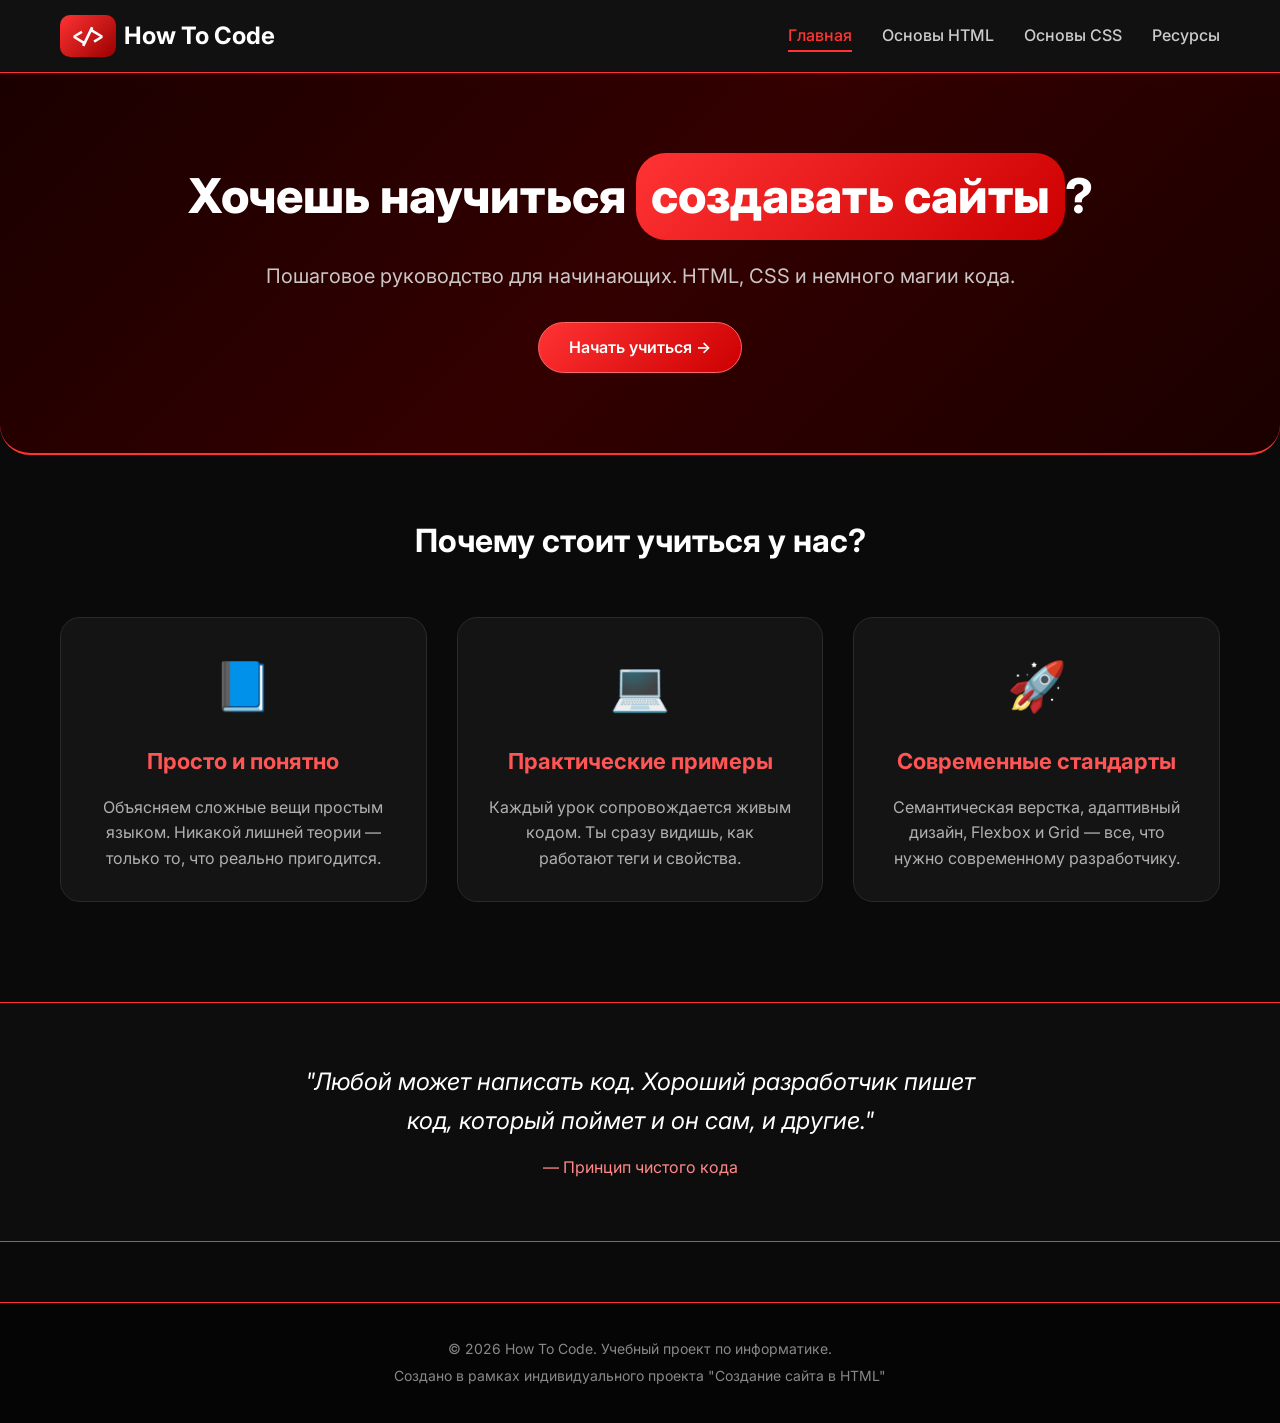
<file: index.html>
<!DOCTYPE html>
<html lang="ru">
<head>
    <meta charset="UTF-8">
    <meta name="viewport" content="width=device-width, initial-scale=1.0">
    <title>How to Code — Научись создавать сайты</title>
    <link rel="stylesheet" href="css/style.css">
    <link href="https://fonts.googleapis.com/css2?family=Inter:wght@300;400;500;600;700;800&family=Fira+Code:wght@400;500;600&display=swap" rel="stylesheet">
</head>
<body>
    <header>
        <div class="container">
            <div class="logo">
                <span class="logo-code">&lt;/&gt;</span>
                <span class="logo-text">How To Code</span>
            </div>
            <nav>
                <ul>
                    <li><a href="index.html" class="active">Главная</a></li>
                    <li><a href="html-basics.html">Основы HTML</a></li>
                    <li><a href="css-basics.html">Основы CSS</a></li>
                    <li><a href="resources.html">Ресурсы</a></li>
                </ul>
            </nav>
        </div>
    </header>

    <main>
        <!-- Hero блок -->
        <section class="hero">
            <div class="container">
                <h1 class="hero-title">Хочешь научиться <span class="highlight">создавать сайты</span>?</h1>
                <p class="hero-subtitle">Пошаговое руководство для начинающих. HTML, CSS и немного магии кода.</p>
                <a href="html-basics.html" class="btn btn-primary">Начать учиться →</a>
            </div>
        </section>

        <!-- Преимущества -->
        <section class="advantages">
            <div class="container">
                <h2 class="section-title">Почему стоит учиться у нас?</h2>
                <div class="cards">
                    <div class="card">
                        <div class="card-icon">📘</div>
                        <h3 class="card-title">Просто и понятно</h3>
                        <p class="card-text">Объясняем сложные вещи простым языком. Никакой лишней теории — только то, что реально пригодится.</p>
                    </div>
                    <div class="card">
                        <div class="card-icon">💻</div>
                        <h3 class="card-title">Практические примеры</h3>
                        <p class="card-text">Каждый урок сопровождается живым кодом. Ты сразу видишь, как работают теги и свойства.</p>
                    </div>
                    <div class="card">
                        <div class="card-icon">🚀</div>
                        <h3 class="card-title">Современные стандарты</h3>
                        <p class="card-text">Семантическая верстка, адаптивный дизайн, Flexbox и Grid — все, что нужно современному разработчику.</p>
                    </div>
                </div>
            </div>
        </section>

        <!-- Цитата/вдохновение -->
        <section class="quote-section">
            <div class="container">
                <div class="quote-block">
                    <p class="quote-text">"Любой может написать код. Хороший разработчик пишет код, который поймет и он сам, и другие."</p>
                    <p class="quote-author">— Принцип чистого кода</p>
                </div>
            </div>
        </section>
    </main>

    <footer>
        <div class="container">
            <p>© 2026 How To Code. Учебный проект по информатике.</p>
            <p>Создано в рамках индивидуального проекта "Создание сайта в HTML"</p>
        </div>
    </footer>
</body>
</html>
</file>
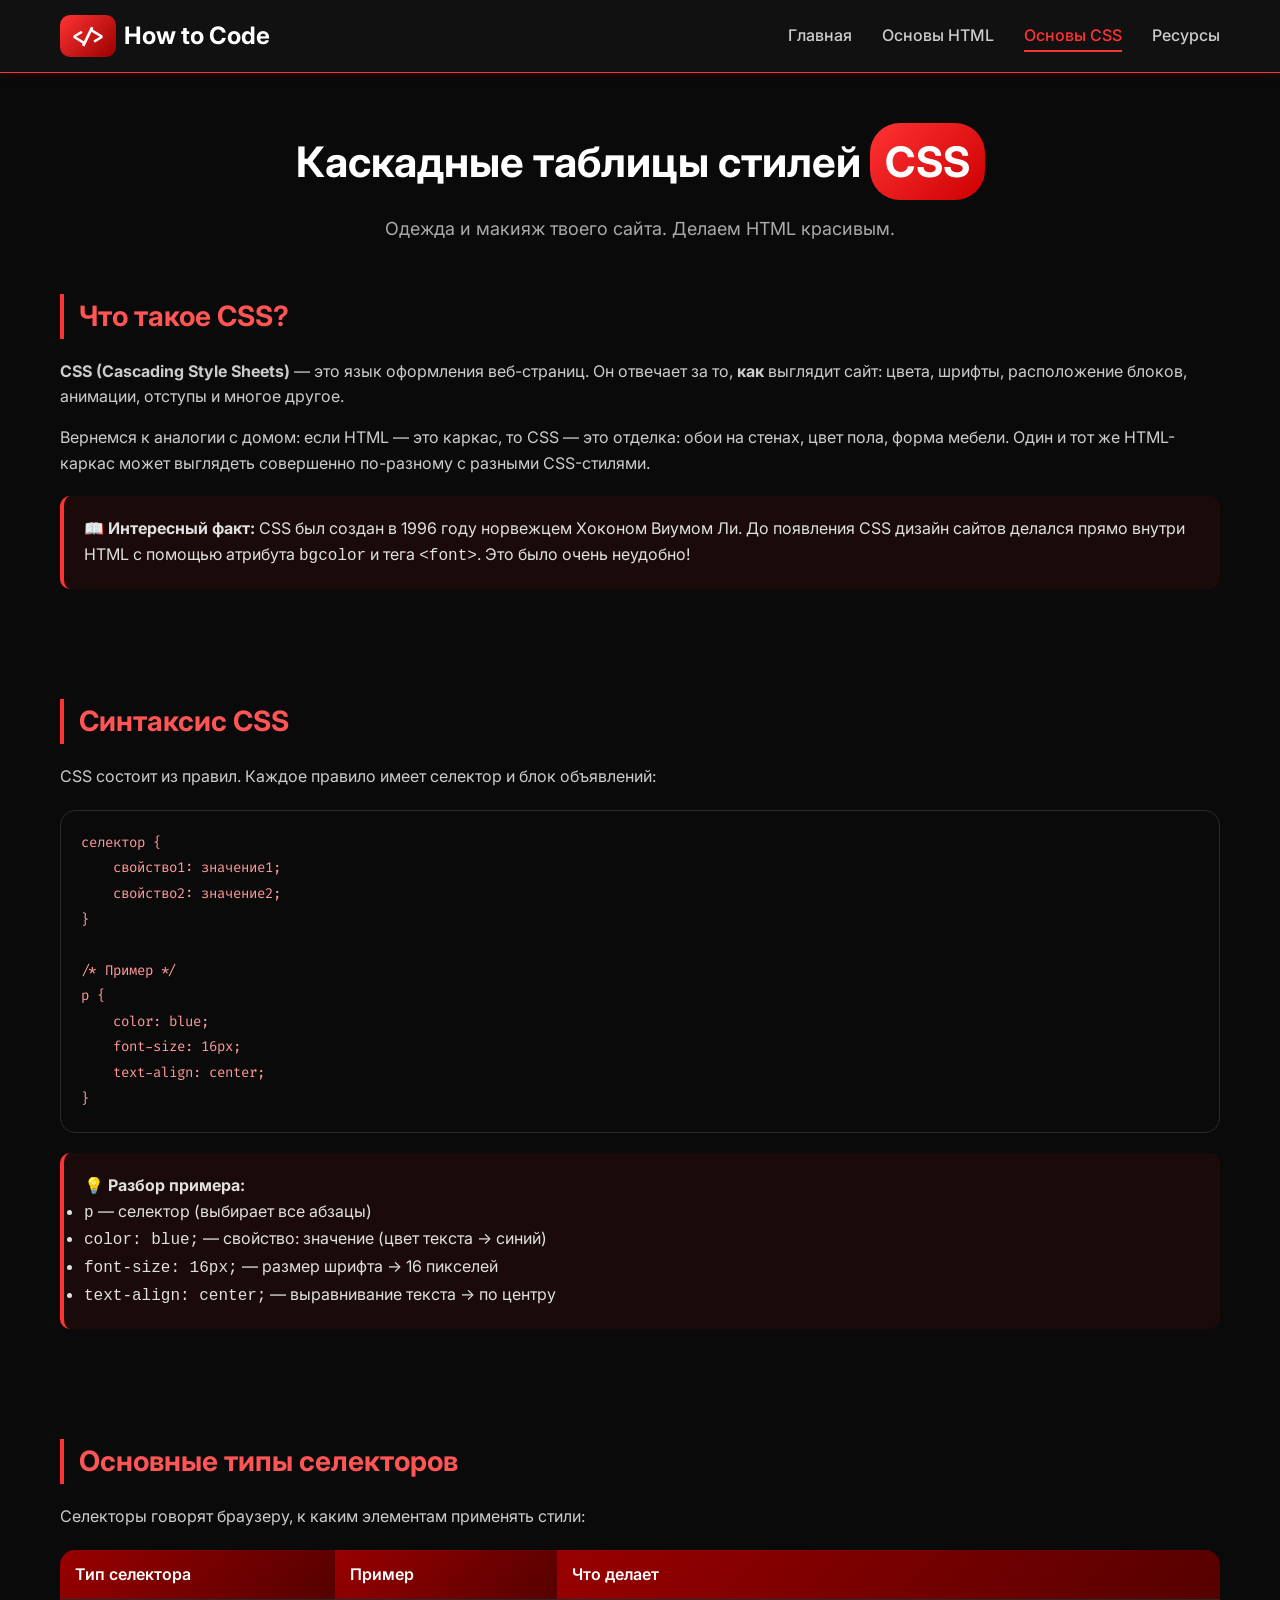
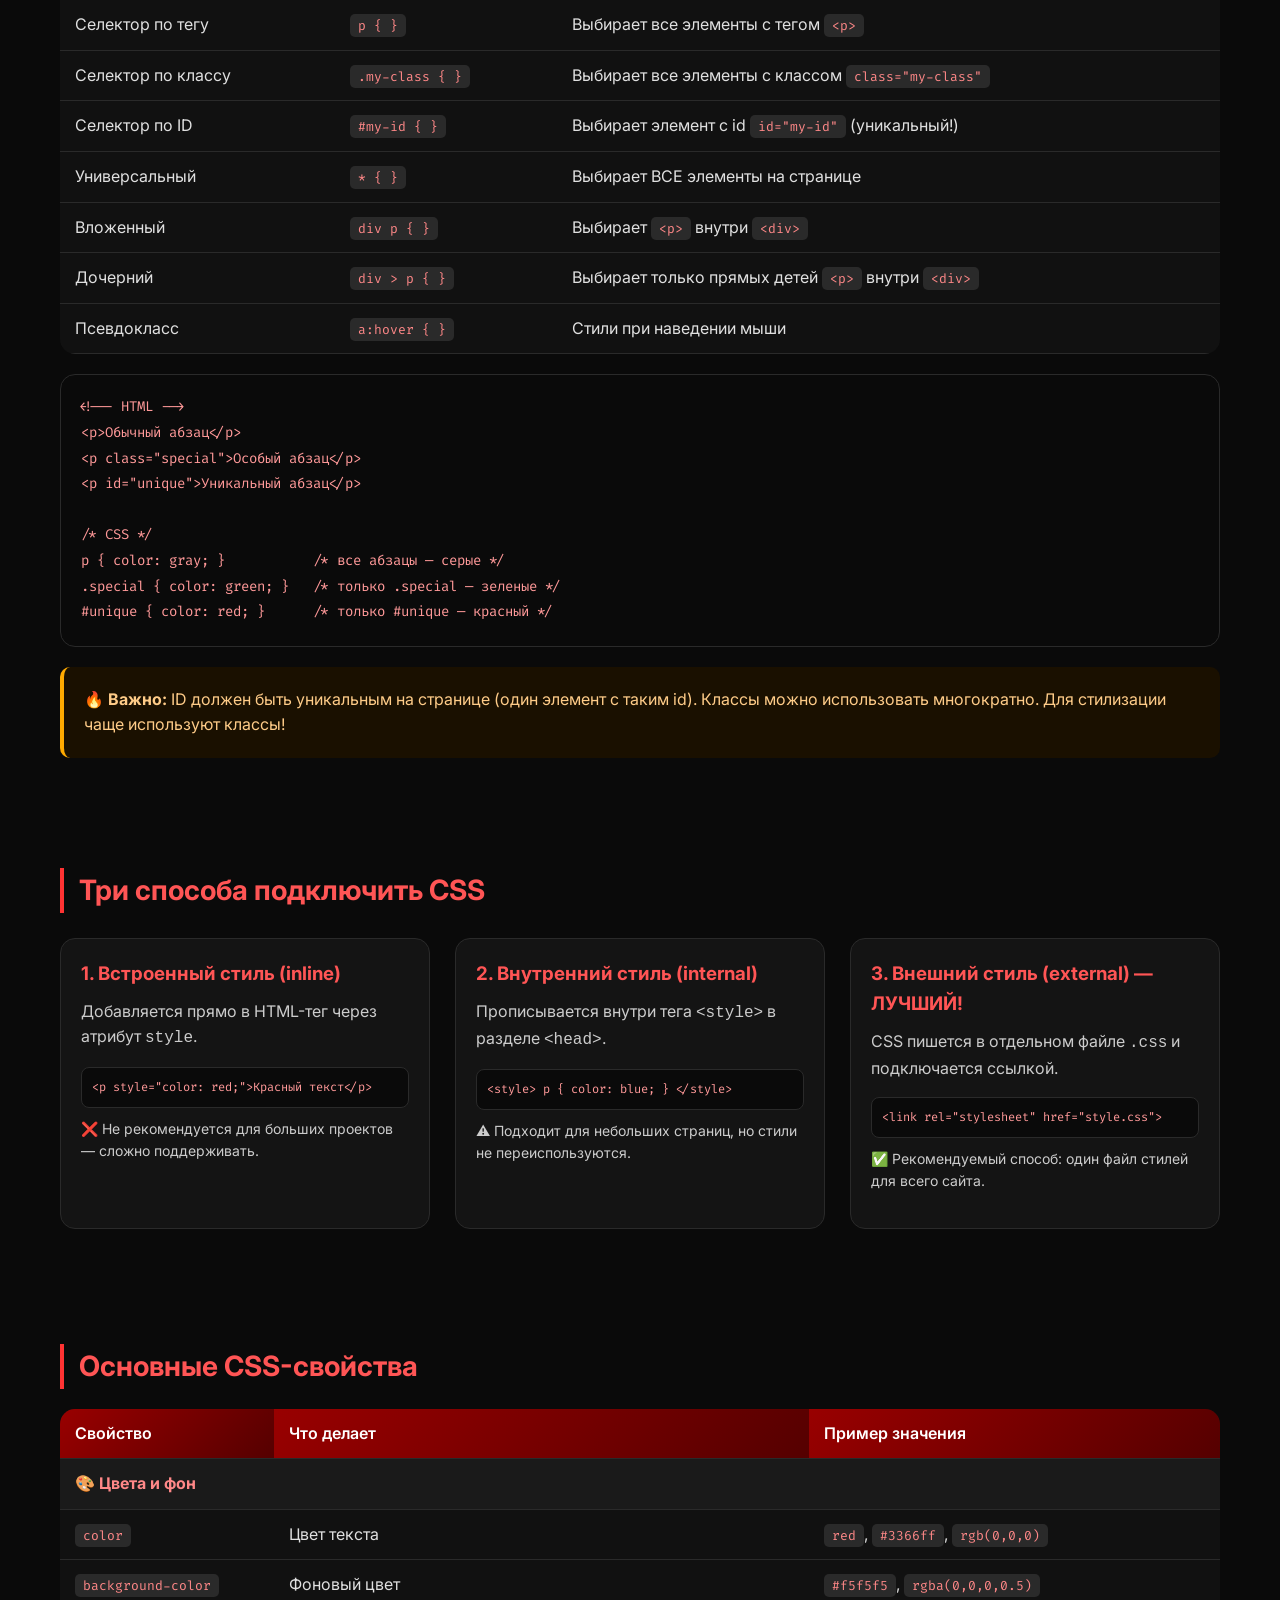
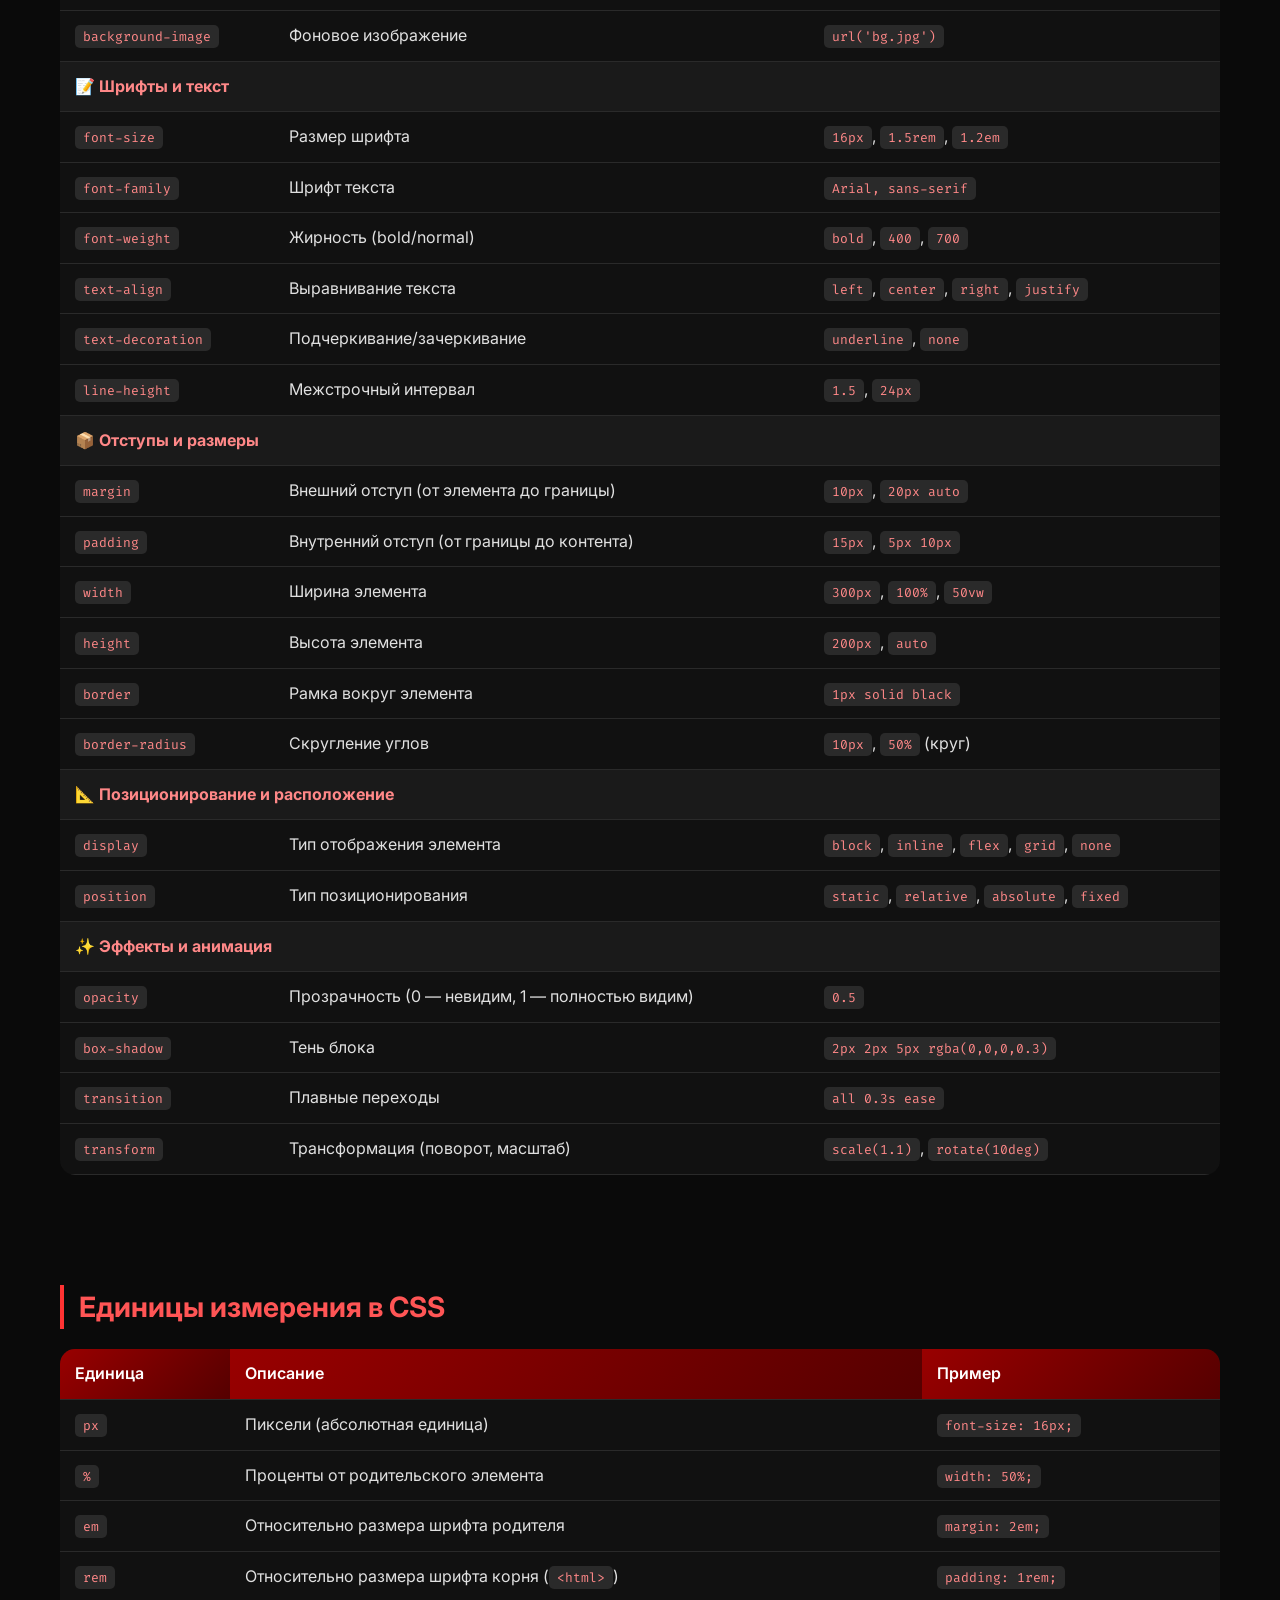
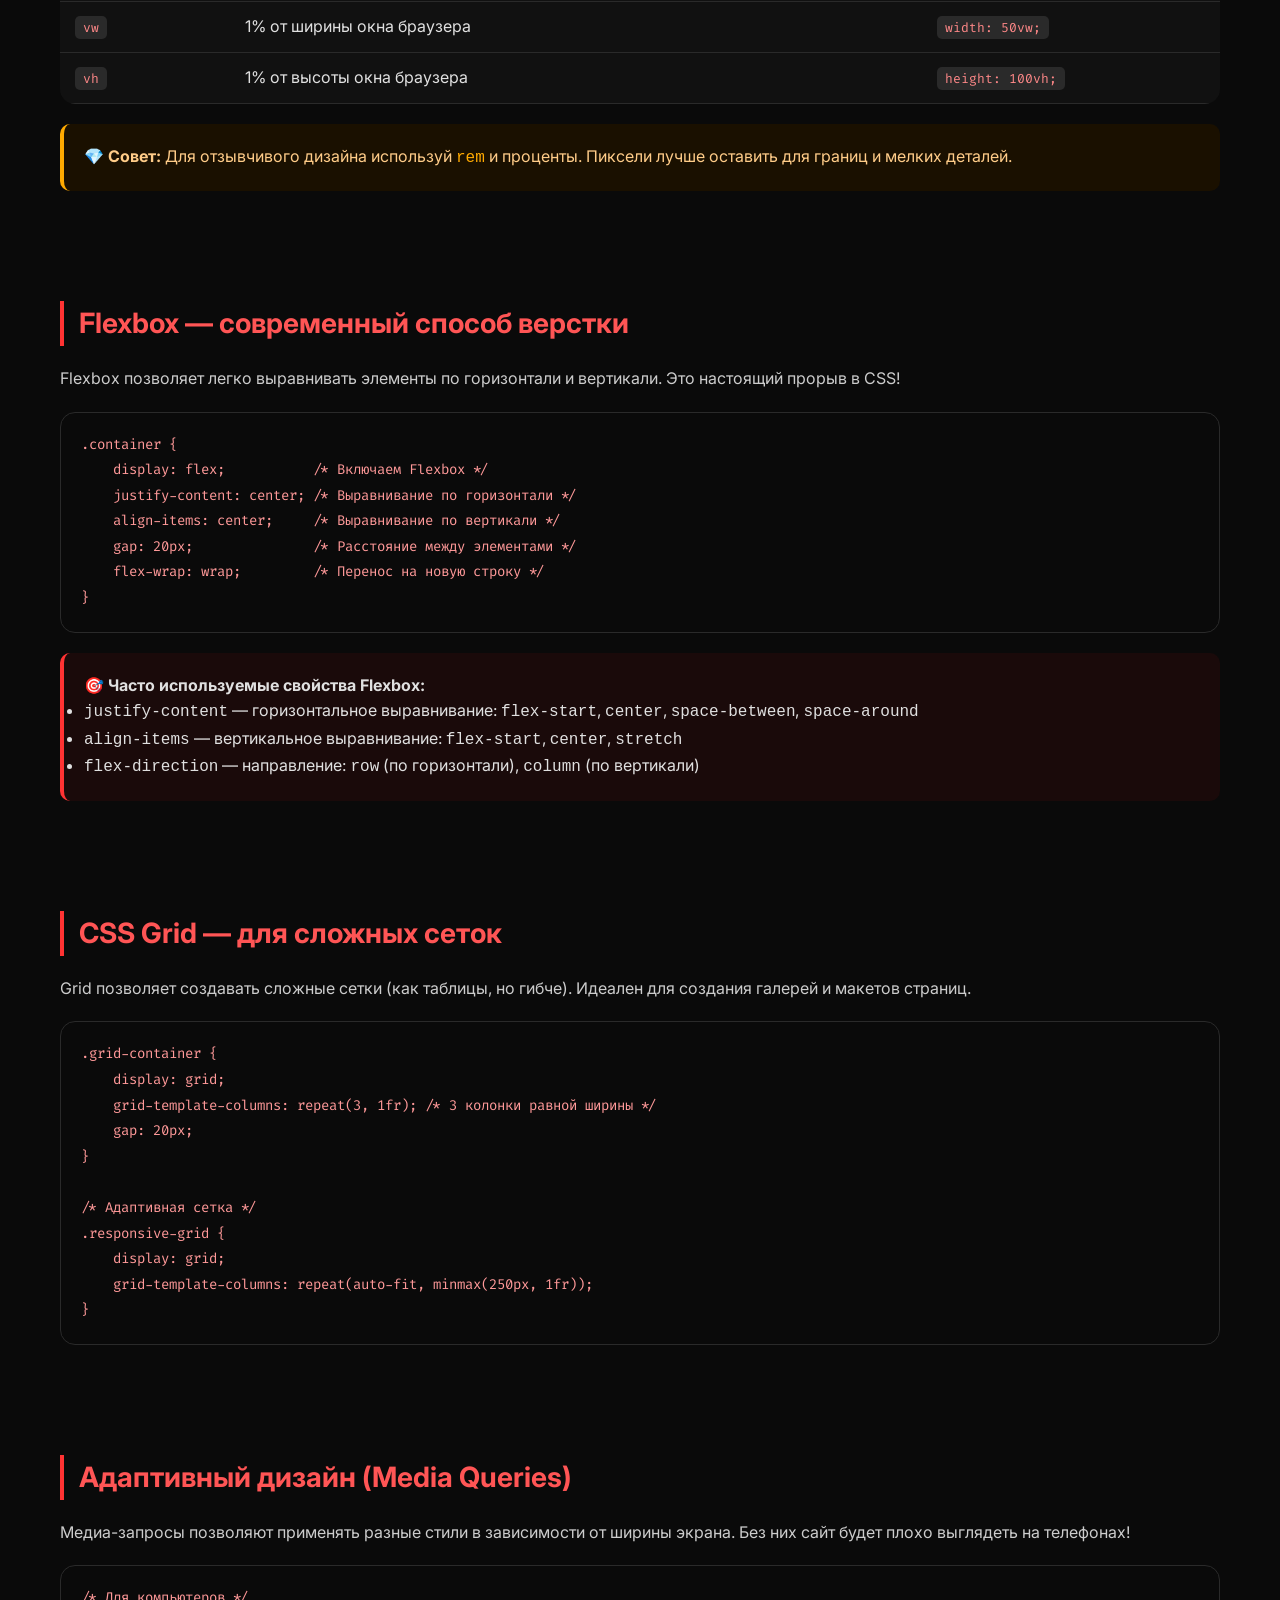
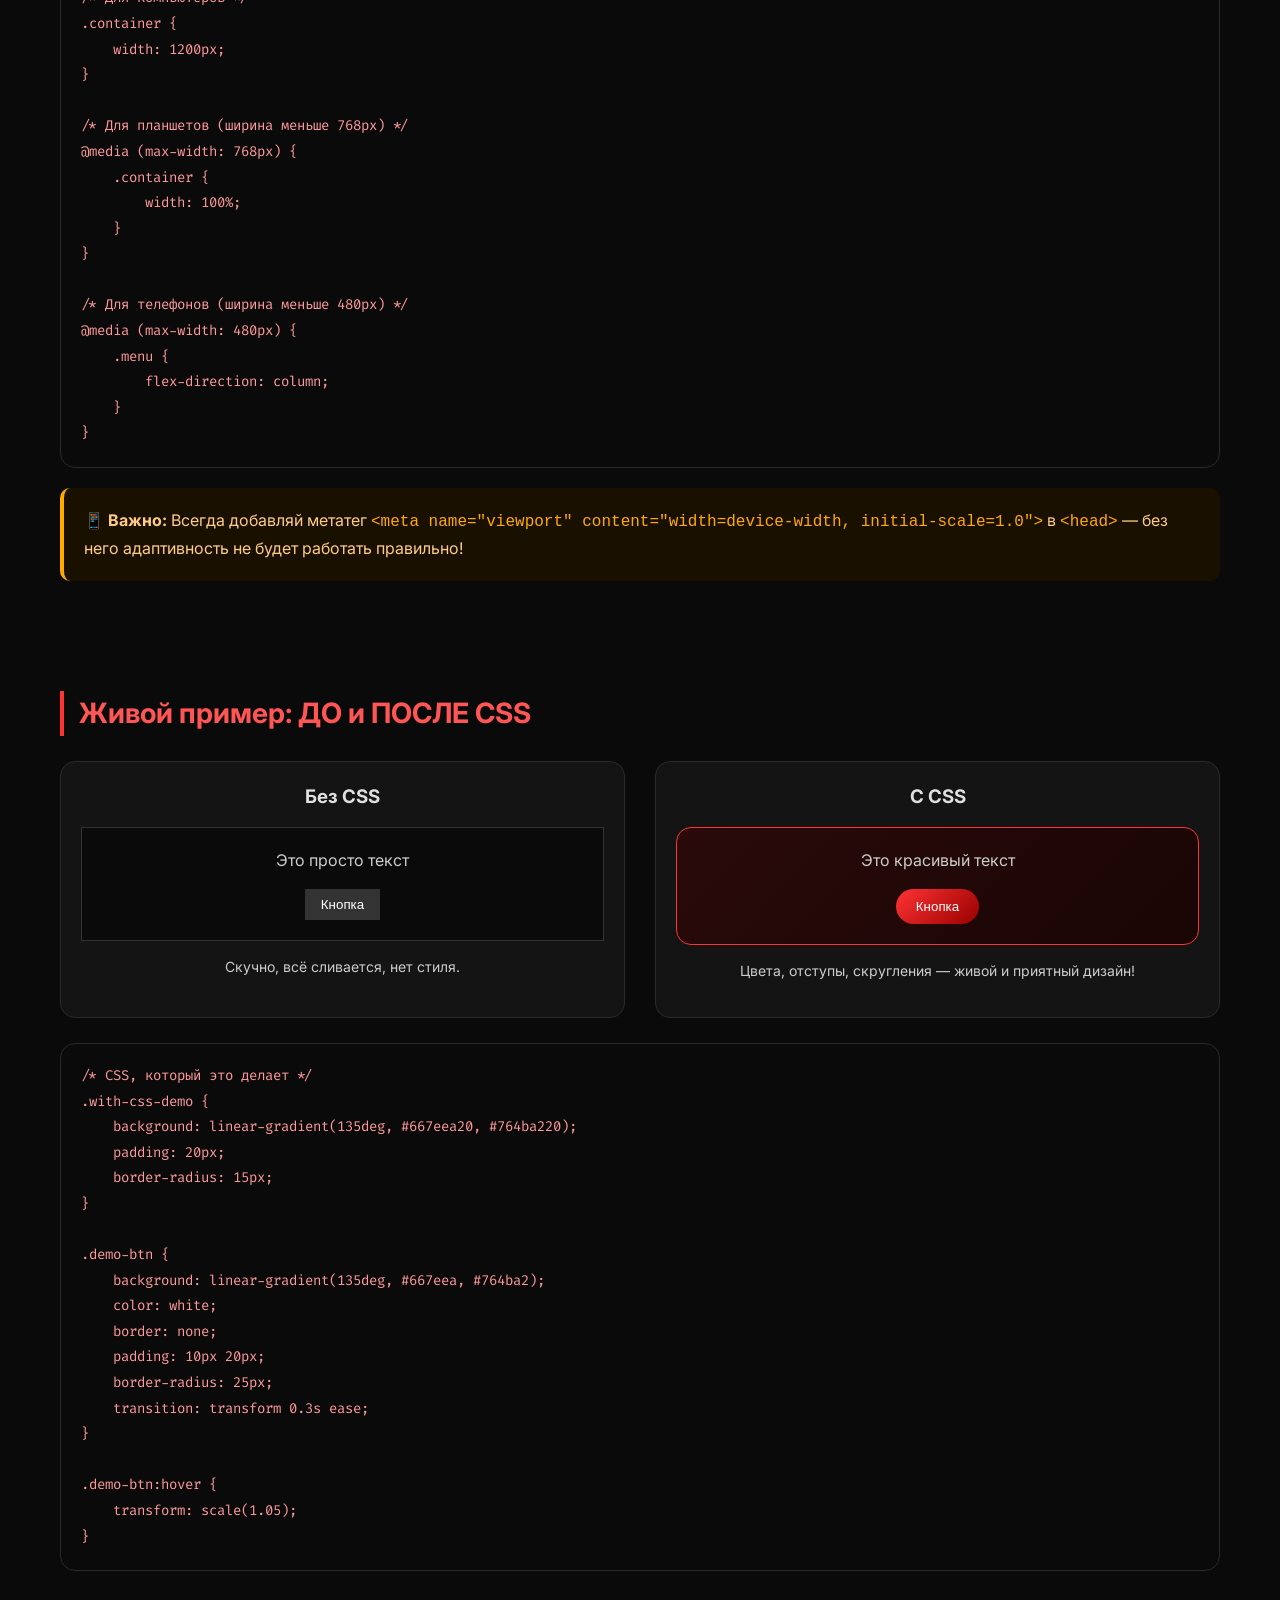
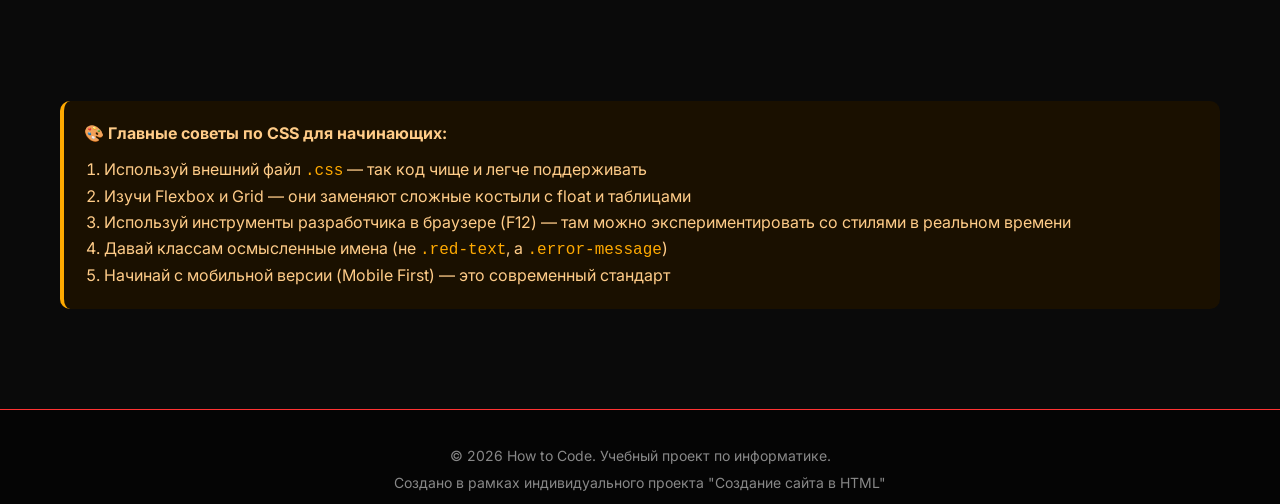
<file: css-basics.html>
<!DOCTYPE html>
<html lang="ru">
<head>
    <meta charset="UTF-8">
    <meta name="viewport" content="width=device-width, initial-scale=1.0">
    <title>Основы CSS — How to Code</title>
    <link rel="stylesheet" href="css/style.css">
    <link href="https://fonts.googleapis.com/css2?family=Inter:wght@300;400;500;600;700;800&family=Fira+Code:wght@400;500;600&display=swap" rel="stylesheet">
</head>
<body>
    <header>
        <div class="container">
            <div class="logo">
                <span class="logo-code">&lt;/&gt;</span>
                <span class="logo-text">How to Code</span>
            </div>
            <nav>
                <ul>
                    <li><a href="index.html">Главная</a></li>
                    <li><a href="html-basics.html">Основы HTML</a></li>
                    <li><a href="css-basics.html" class="active">Основы CSS</a></li>
                    <li><a href="resources.html">Ресурсы</a></li>
                </ul>
            </nav>
        </div>
    </header>

    <main>
        <div class="container">
            <div class="page-header">
                <h1>Каскадные таблицы стилей <span class="highlight">CSS</span></h1>
                <p class="page-subtitle">Одежда и макияж твоего сайта. Делаем HTML красивым.</p>
            </div>

            <!-- ===== ЧАСТЬ 1: ВВЕДЕНИЕ ===== -->
            <section class="content-section">
                <h2>Что такое CSS?</h2>
                <p><strong>CSS (Cascading Style Sheets)</strong> — это язык оформления веб-страниц. Он отвечает за то, <strong>как</strong> выглядит сайт: цвета, шрифты, расположение блоков, анимации, отступы и многое другое.</p>
                <p>Вернемся к аналогии с домом: если HTML — это каркас, то CSS — это отделка: обои на стенах, цвет пола, форма мебели. Один и тот же HTML-каркас может выглядеть совершенно по-разному с разными CSS-стилями.</p>
                <div class="info-box">
                    <strong>📖 Интересный факт:</strong> CSS был создан в 1996 году норвежцем Хоконом Виумом Ли. До появления CSS дизайн сайтов делался прямо внутри HTML с помощью атрибута <code>bgcolor</code> и тега <code>&lt;font&gt;</code>. Это было очень неудобно!
                </div>
            </section>

            <!-- ===== ЧАСТЬ 2: СИНТАКСИС CSS ===== -->
            <section class="content-section">
                <h2>Синтаксис CSS</h2>
                <p>CSS состоит из правил. Каждое правило имеет селектор и блок объявлений:</p>
                <div class="code-block">
                    <pre><code>селектор {
    свойство1: значение1;
    свойство2: значение2;
}

/* Пример */
p {
    color: blue;
    font-size: 16px;
    text-align: center;
}</code></pre>
                </div>
                <div class="info-box">
                    <strong>💡 Разбор примера:</strong>
                    <ul>
                        <li><code>p</code> — селектор (выбирает все абзацы)</li>
                        <li><code>color: blue;</code> — свойство: значение (цвет текста → синий)</li>
                        <li><code>font-size: 16px;</code> — размер шрифта → 16 пикселей</li>
                        <li><code>text-align: center;</code> — выравнивание текста → по центру</li>
                    </ul>
                </div>
            </section>

            <!-- ===== ЧАСТЬ 3: ТИПЫ СЕЛЕКТОРОВ ===== -->
            <section class="content-section">
                <h2>Основные типы селекторов</h2>
                <p>Селекторы говорят браузеру, к каким элементам применять стили:</p>
                <div class="table-wrapper">
                    <table class="tag-table">
                        <thead>
                            <tr><th>Тип селектора</th><th>Пример</th><th>Что делает</th></tr>
                        </thead>
                        <tbody>
                            <tr><td>Селектор по тегу</td><td><code>p { }</code></td><td>Выбирает все элементы с тегом <code>&lt;p&gt;</code></td></tr>
                            <tr><td>Селектор по классу</td><td><code>.my-class { }</code></td><td>Выбирает все элементы с классом <code>class="my-class"</code></td></tr>
                            <tr><td>Селектор по ID</td><td><code>#my-id { }</code></td><td>Выбирает элемент с id <code>id="my-id"</code> (уникальный!)</td></tr>
                            <tr><td>Универсальный</td><td><code>* { }</code></td><td>Выбирает ВСЕ элементы на странице</td></tr>
                            <tr><td>Вложенный</td><td><code>div p { }</code></td><td>Выбирает <code>&lt;p&gt;</code> внутри <code>&lt;div&gt;</code></td></tr>
                            <tr><td>Дочерний</td><td><code>div > p { }</code></td><td>Выбирает только прямых детей <code>&lt;p&gt;</code> внутри <code>&lt;div&gt;</code></td></tr>
                            <tr><td>Псевдокласс</td><td><code>a:hover { }</code></td><td>Стили при наведении мыши</td></tr>
                        </tbody>
                    </table>
                </div>
                <div class="code-block">
                    <pre><code>&lt;!-- HTML --&gt;
&lt;p&gt;Обычный абзац&lt;/p&gt;
&lt;p class="special"&gt;Особый абзац&lt;/p&gt;
&lt;p id="unique"&gt;Уникальный абзац&lt;/p&gt;

/* CSS */
p { color: gray; }           /* все абзацы — серые */
.special { color: green; }   /* только .special — зеленые */
#unique { color: red; }      /* только #unique — красный */</code></pre>
                </div>
                <div class="tip-box">
                    <strong>🔥 Важно:</strong> ID должен быть уникальным на странице (один элемент с таким id). Классы можно использовать многократно. Для стилизации чаще используют классы!
                </div>
            </section>

            <!-- ===== ЧАСТЬ 4: СПОСОБЫ ПОДКЛЮЧЕНИЯ ===== -->
            <section class="content-section">
                <h2>Три способа подключить CSS</h2>
                <div class="methods-grid">
                    <div class="method-card">
                        <h3>1. Встроенный стиль (inline)</h3>
                        <p>Добавляется прямо в HTML-тег через атрибут <code>style</code>.</p>
                        <div class="mini-code">&lt;p style="color: red;"&gt;Красный текст&lt;/p&gt;</div>
                        <p class="method-note">❌ Не рекомендуется для больших проектов — сложно поддерживать.</p>
                    </div>
                    <div class="method-card">
                        <h3>2. Внутренний стиль (internal)</h3>
                        <p>Прописывается внутри тега <code>&lt;style&gt;</code> в разделе <code>&lt;head&gt;</code>.</p>
                        <div class="mini-code">&lt;style&gt; p { color: blue; } &lt;/style&gt;</div>
                        <p class="method-note">⚠️ Подходит для небольших страниц, но стили не переиспользуются.</p>
                    </div>
                    <div class="method-card">
                        <h3>3. Внешний стиль (external) — ЛУЧШИЙ!</h3>
                        <p>CSS пишется в отдельном файле <code>.css</code> и подключается ссылкой.</p>
                        <div class="mini-code">&lt;link rel="stylesheet" href="style.css"&gt;</div>
                        <p class="method-note">✅ Рекомендуемый способ: один файл стилей для всего сайта.</p>
                    </div>
                </div>
            </section>

            <!-- ===== ЧАСТЬ 5: ОСНОВНЫЕ СВОЙСТВА (РАСШИРЕННАЯ ТАБЛИЦА) ===== -->
            <section class="content-section">
                <h2>Основные CSS-свойства</h2>
                <div class="table-wrapper">
                    <table class="tag-table">
                        <thead>
                            <tr><th>Свойство</th><th>Что делает</th><th>Пример значения</th></tr>
                        </thead>
                        <tbody>
                            <tr class="table-section"><td colspan="3"><strong>🎨 Цвета и фон</strong></td></tr>
                            <tr><td><code>color</code></td><td>Цвет текста</td><td><code>red</code>, <code>#3366ff</code>, <code>rgb(0,0,0)</code></td></tr>
                            <tr><td><code>background-color</code></td><td>Фоновый цвет</td><td><code>#f5f5f5</code>, <code>rgba(0,0,0,0.5)</code></td></tr>
                            <tr><td><code>background-image</code></td><td>Фоновое изображение</td><td><code>url('bg.jpg')</code></td></tr>
                            
                            <tr class="table-section"><td colspan="3"><strong>📝 Шрифты и текст</strong></td></tr>
                            <tr><td><code>font-size</code></td><td>Размер шрифта</td><td><code>16px</code>, <code>1.5rem</code>, <code>1.2em</code></td></tr>
                            <tr><td><code>font-family</code></td><td>Шрифт текста</td><td><code>Arial, sans-serif</code></td></tr>
                            <tr><td><code>font-weight</code></td><td>Жирность (bold/normal)</td><td><code>bold</code>, <code>400</code>, <code>700</code></td></tr>
                            <tr><td><code>text-align</code></td><td>Выравнивание текста</td><td><code>left</code>, <code>center</code>, <code>right</code>, <code>justify</code></td></tr>
                            <tr><td><code>text-decoration</code></td><td>Подчеркивание/зачеркивание</td><td><code>underline</code>, <code>none</code></td></tr>
                            <tr><td><code>line-height</code></td><td>Межстрочный интервал</td><td><code>1.5</code>, <code>24px</code></td></tr>
                            
                            <tr class="table-section"><td colspan="3"><strong>📦 Отступы и размеры</strong></td></tr>
                            <tr><td><code>margin</code></td><td>Внешний отступ (от элемента до границы)</td><td><code>10px</code>, <code>20px auto</code></td></tr>
                            <tr><td><code>padding</code></td><td>Внутренний отступ (от границы до контента)</td><td><code>15px</code>, <code>5px 10px</code></td></tr>
                            <tr><td><code>width</code></td><td>Ширина элемента</td><td><code>300px</code>, <code>100%</code>, <code>50vw</code></td></tr>
                            <tr><td><code>height</code></td><td>Высота элемента</td><td><code>200px</code>, <code>auto</code></td></tr>
                            <tr><td><code>border</code></td><td>Рамка вокруг элемента</td><td><code>1px solid black</code></td></tr>
                            <tr><td><code>border-radius</code></td><td>Скругление углов</td><td><code>10px</code>, <code>50%</code> (круг)</td></tr>
                            
                            <tr class="table-section"><td colspan="3"><strong>📐 Позиционирование и расположение</strong></td></tr>
                            <tr><td><code>display</code></td><td>Тип отображения элемента</td><td><code>block</code>, <code>inline</code>, <code>flex</code>, <code>grid</code>, <code>none</code></td></tr>
                            <tr><td><code>position</code></td><td>Тип позиционирования</td><td><code>static</code>, <code>relative</code>, <code>absolute</code>, <code>fixed</code></td></tr>
                            
                            <tr class="table-section"><td colspan="3"><strong>✨ Эффекты и анимация</strong></td></tr>
                            <tr><td><code>opacity</code></td><td>Прозрачность (0 — невидим, 1 — полностью видим)</td><td><code>0.5</code></td></tr>
                            <tr><td><code>box-shadow</code></td><td>Тень блока</td><td><code>2px 2px 5px rgba(0,0,0,0.3)</code></td></tr>
                            <tr><td><code>transition</code></td><td>Плавные переходы</td><td><code>all 0.3s ease</code></td></tr>
                            <tr><td><code>transform</code></td><td>Трансформация (поворот, масштаб)</td><td><code>scale(1.1)</code>, <code>rotate(10deg)</code></td></tr>
                        </tbody>
                    </table>
                </div>
            </section>

            <!-- ===== ЧАСТЬ 6: ЕДИНИЦЫ ИЗМЕРЕНИЯ ===== -->
            <section class="content-section">
                <h2>Единицы измерения в CSS</h2>
                <div class="table-wrapper">
                    <table class="tag-table">
                        <thead><tr><th>Единица</th><th>Описание</th><th>Пример</th></tr></thead>
                        <tbody>
                            <tr><td><code>px</code></td><td>Пиксели (абсолютная единица)</td><td><code>font-size: 16px;</code></td></tr>
                            <tr><td><code>%</code></td><td>Проценты от родительского элемента</td><td><code>width: 50%;</code></td></tr>
                            <tr><td><code>em</code></td><td>Относительно размера шрифта родителя</td><td><code>margin: 2em;</code></td></tr>
                            <tr><td><code>rem</code></td><td>Относительно размера шрифта корня (<code>&lt;html&gt;</code>)</td><td><code>padding: 1rem;</code></td></tr>
                            <tr><td><code>vw</code></td><td>1% от ширины окна браузера</td><td><code>width: 50vw;</code></td></tr>
                            <tr><td><code>vh</code></td><td>1% от высоты окна браузера</td><td><code>height: 100vh;</code></td></tr>
                        </tbody>
                    </table>
                </div>
                <div class="tip-box">
                    <strong>💎 Совет:</strong> Для отзывчивого дизайна используй <code>rem</code> и проценты. Пиксели лучше оставить для границ и мелких деталей.
                </div>
            </section>

            <!-- ===== ЧАСТЬ 7: FLEXBOX ===== -->
            <section class="content-section">
                <h2>Flexbox — современный способ верстки</h2>
                <p>Flexbox позволяет легко выравнивать элементы по горизонтали и вертикали. Это настоящий прорыв в CSS!</p>
                <div class="code-block">
                    <pre><code>.container {
    display: flex;           /* Включаем Flexbox */
    justify-content: center; /* Выравнивание по горизонтали */
    align-items: center;     /* Выравнивание по вертикали */
    gap: 20px;               /* Расстояние между элементами */
    flex-wrap: wrap;         /* Перенос на новую строку */
}</code></pre>
                </div>
                <div class="info-box">
                    <strong>🎯 Часто используемые свойства Flexbox:</strong>
                    <ul>
                        <li><code>justify-content</code> — горизонтальное выравнивание: <code>flex-start</code>, <code>center</code>, <code>space-between</code>, <code>space-around</code></li>
                        <li><code>align-items</code> — вертикальное выравнивание: <code>flex-start</code>, <code>center</code>, <code>stretch</code></li>
                        <li><code>flex-direction</code> — направление: <code>row</code> (по горизонтали), <code>column</code> (по вертикали)</li>
                    </ul>
                </div>
            </section>

            <!-- ===== ЧАСТЬ 8: CSS GRID ===== -->
            <section class="content-section">
                <h2>CSS Grid — для сложных сеток</h2>
                <p>Grid позволяет создавать сложные сетки (как таблицы, но гибче). Идеален для создания галерей и макетов страниц.</p>
                <div class="code-block">
                    <pre><code>.grid-container {
    display: grid;
    grid-template-columns: repeat(3, 1fr); /* 3 колонки равной ширины */
    gap: 20px;
}

/* Адаптивная сетка */
.responsive-grid {
    display: grid;
    grid-template-columns: repeat(auto-fit, minmax(250px, 1fr));
}</code></pre>
                </div>
            </section>

            <!-- ===== ЧАСТЬ 9: МЕДИА-ЗАПРОСЫ (АДАПТИВНОСТЬ) ===== -->
            <section class="content-section">
                <h2>Адаптивный дизайн (Media Queries)</h2>
                <p>Медиа-запросы позволяют применять разные стили в зависимости от ширины экрана. Без них сайт будет плохо выглядеть на телефонах!</p>
                <div class="code-block">
                    <pre><code>/* Для компьютеров */
.container {
    width: 1200px;
}

/* Для планшетов (ширина меньше 768px) */
@media (max-width: 768px) {
    .container {
        width: 100%;
    }
}

/* Для телефонов (ширина меньше 480px) */
@media (max-width: 480px) {
    .menu {
        flex-direction: column;
    }
}</code></pre>
                </div>
                <div class="tip-box">
                    <strong>📱 Важно:</strong> Всегда добавляй метатег <code>&lt;meta name="viewport" content="width=device-width, initial-scale=1.0"&gt;</code> в <code>&lt;head&gt;</code> — без него адаптивность не будет работать правильно!
                </div>
            </section>

            <!-- ===== ЧАСТЬ 10: ПРИМЕР ===== -->
            <section class="content-section">
                <h2>Живой пример: ДО и ПОСЛЕ CSS</h2>
                <div class="example-before-after">
                    <div class="example-card">
                        <h3>Без CSS</h3>
                        <div class="no-css-demo">
                            <p>Это просто текст</p>
                            <button>Кнопка</button>
                        </div>
                        <p class="example-note">Скучно, всё сливается, нет стиля.</p>
                    </div>
                    <div class="example-card">
                        <h3>С CSS</h3>
                        <div class="with-css-demo">
                            <p>Это красивый текст</p>
                            <button class="demo-btn">Кнопка</button>
                        </div>
                        <p class="example-note">Цвета, отступы, скругления — живой и приятный дизайн!</p>
                    </div>
                </div>
                <div class="code-block">
                    <pre><code>/* CSS, который это делает */
.with-css-demo {
    background: linear-gradient(135deg, #667eea20, #764ba220);
    padding: 20px;
    border-radius: 15px;
}

.demo-btn {
    background: linear-gradient(135deg, #667eea, #764ba2);
    color: white;
    border: none;
    padding: 10px 20px;
    border-radius: 25px;
    transition: transform 0.3s ease;
}

.demo-btn:hover {
    transform: scale(1.05);
}</code></pre>
                </div>
            </section>

            <!-- ===== ЧАСТЬ 11: ИТОГОВЫЙ СОВЕТ ===== -->
            <section class="content-section">
                <div class="tip-box">
                    <strong>🎨 Главные советы по CSS для начинающих:</strong>
                    <ol style="margin-top: 10px; margin-left: 20px;">
                        <li>Используй внешний файл <code>.css</code> — так код чище и легче поддерживать</li>
                        <li>Изучи Flexbox и Grid — они заменяют сложные костыли с float и таблицами</li>
                        <li>Используй инструменты разработчика в браузере (F12) — там можно экспериментировать со стилями в реальном времени</li>
                        <li>Давай классам осмысленные имена (не <code>.red-text</code>, а <code>.error-message</code>)</li>
                        <li>Начинай с мобильной версии (Mobile First) — это современный стандарт</li>
                    </ol>
                </div>
            </section>
        </div>
    </main>

    <footer>
        <div class="container">
            <p>© 2026 How to Code. Учебный проект по информатике.</p>
            <p>Создано в рамках индивидуального проекта "Создание сайта в HTML"</p>
        </div>
    </footer>
</body>
</html>
</file>
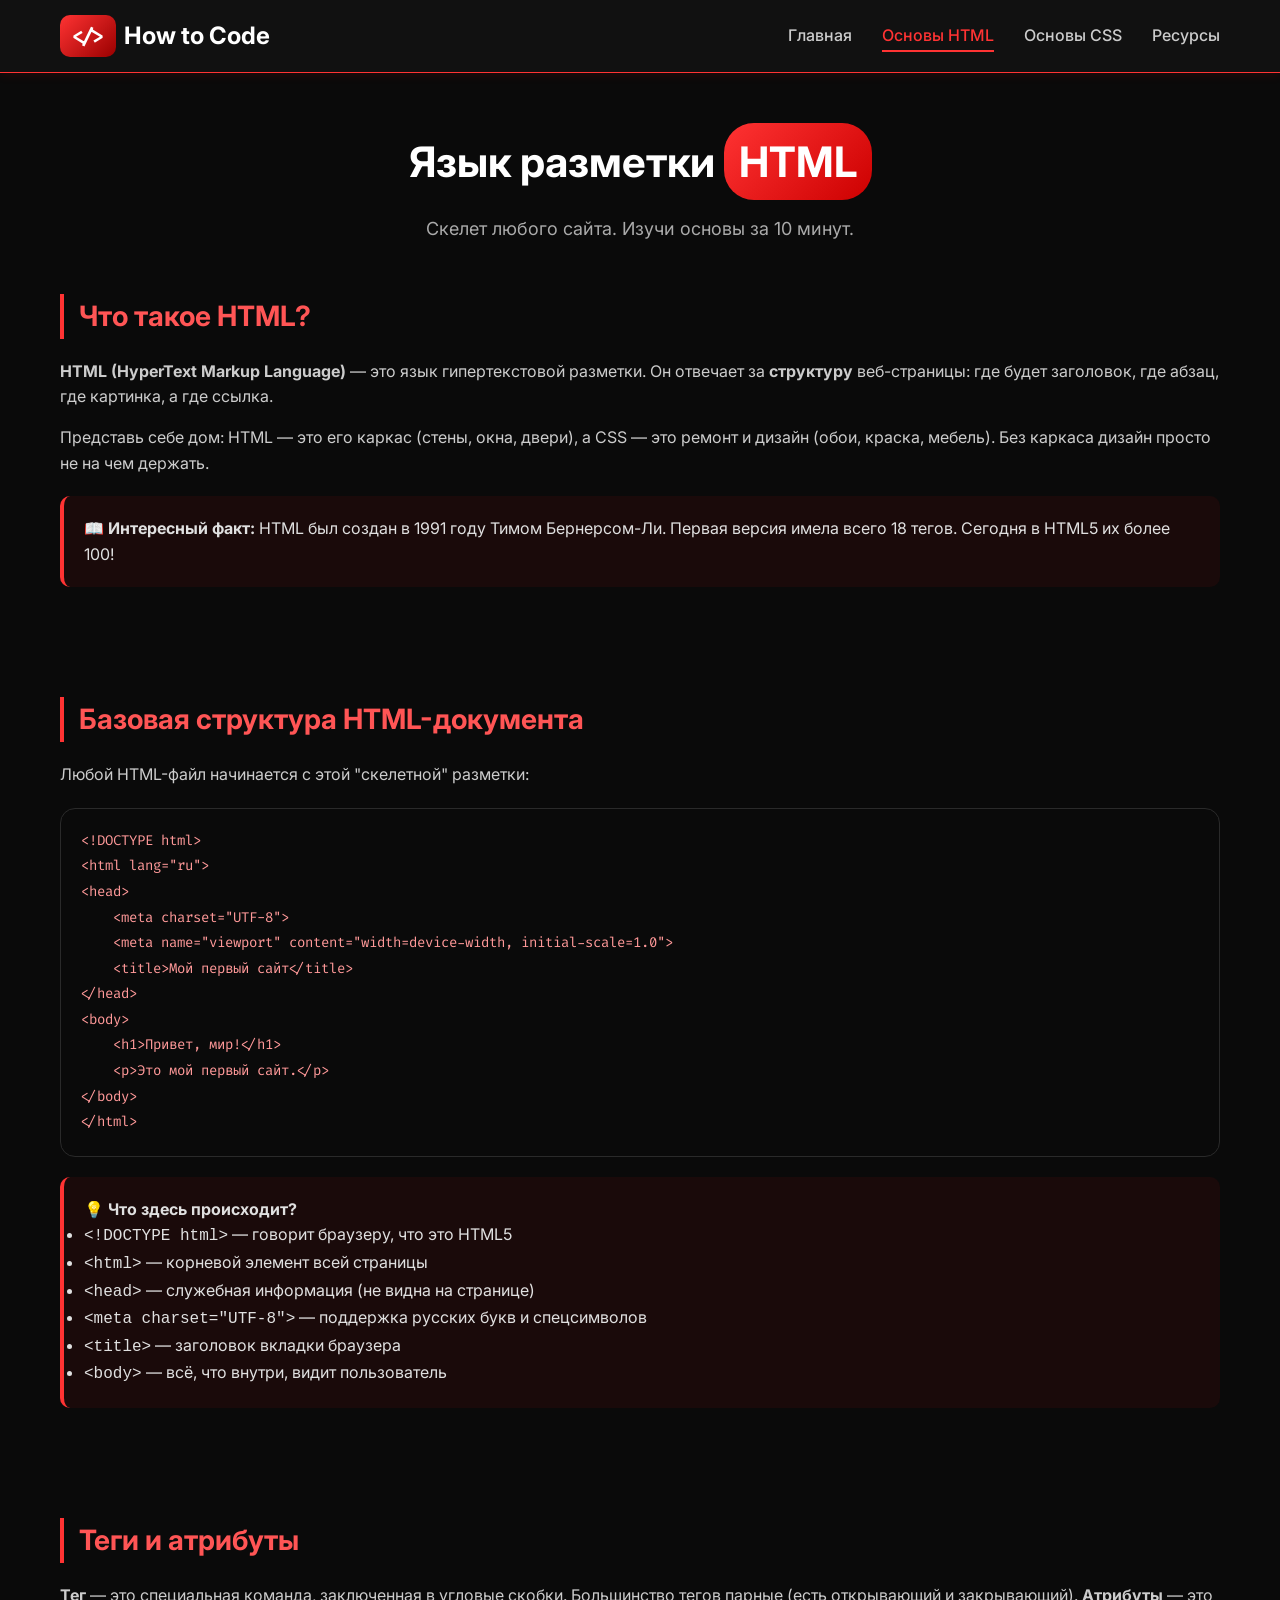
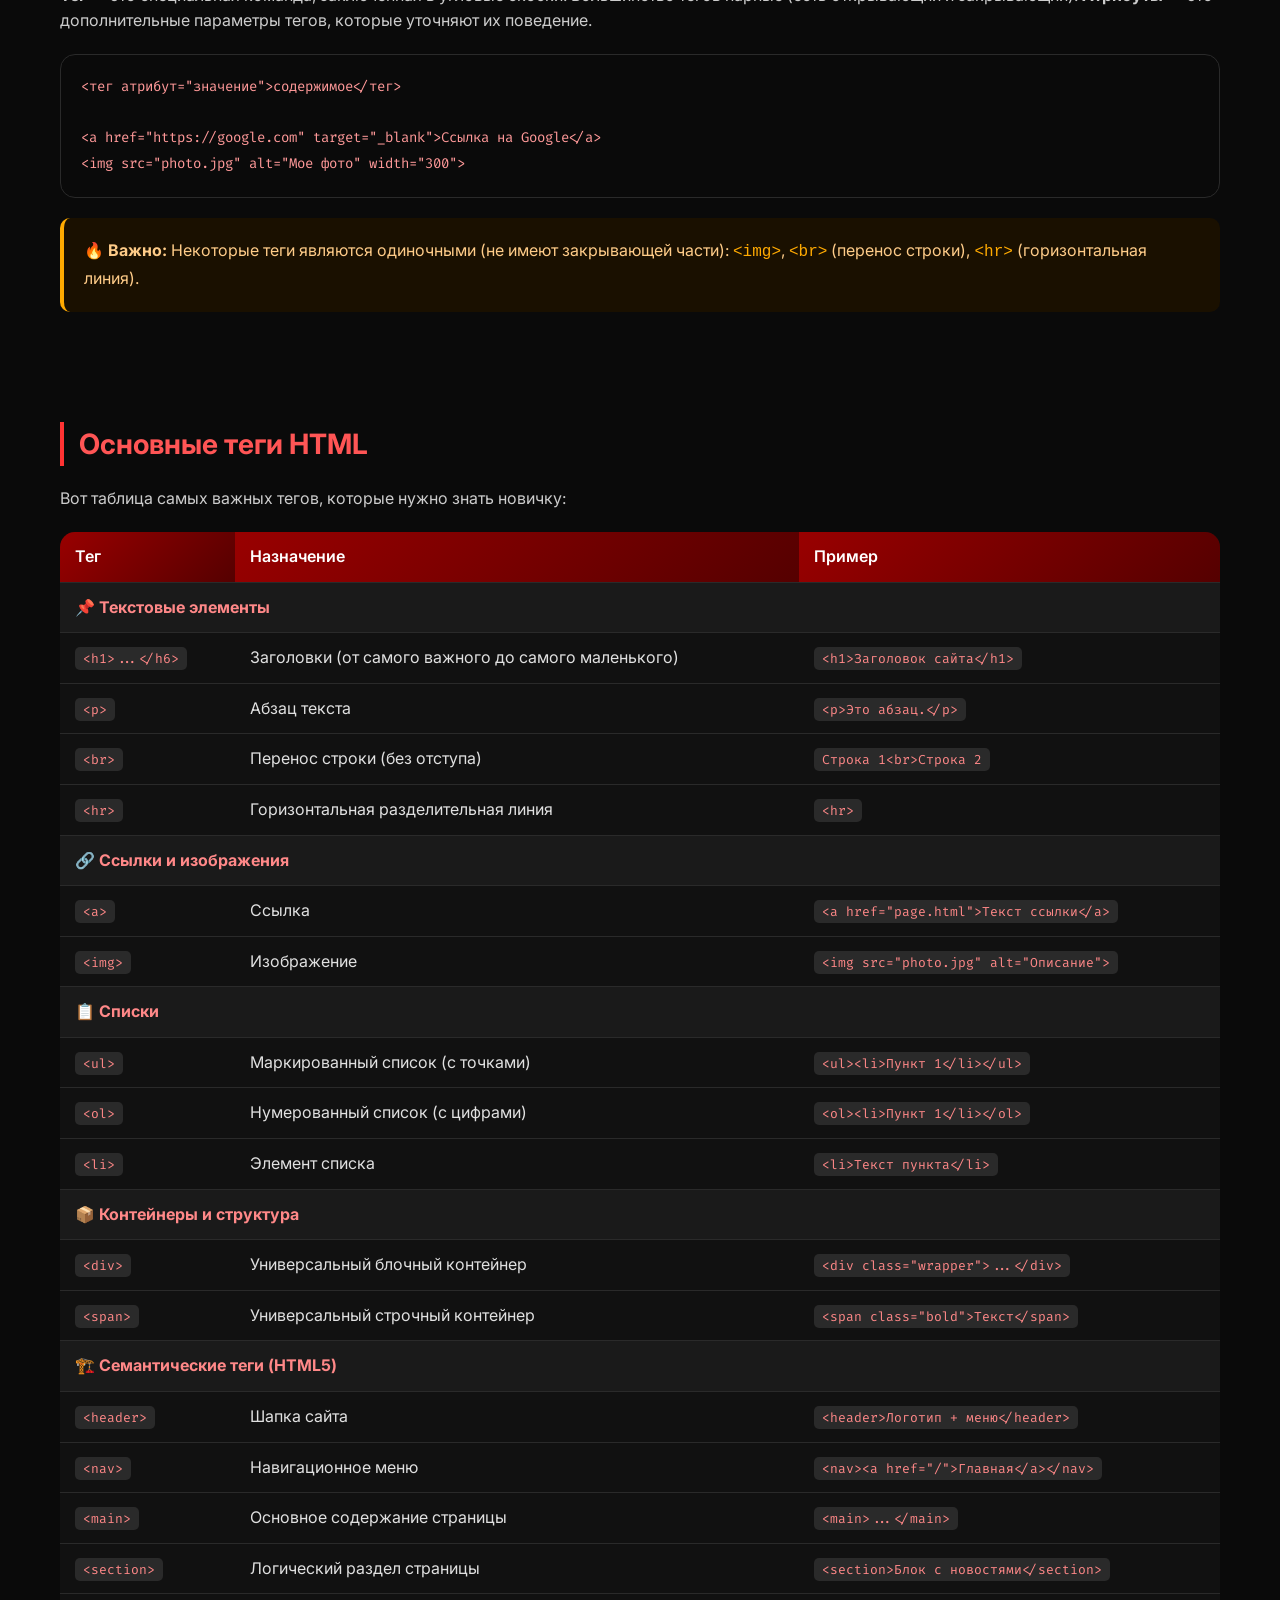
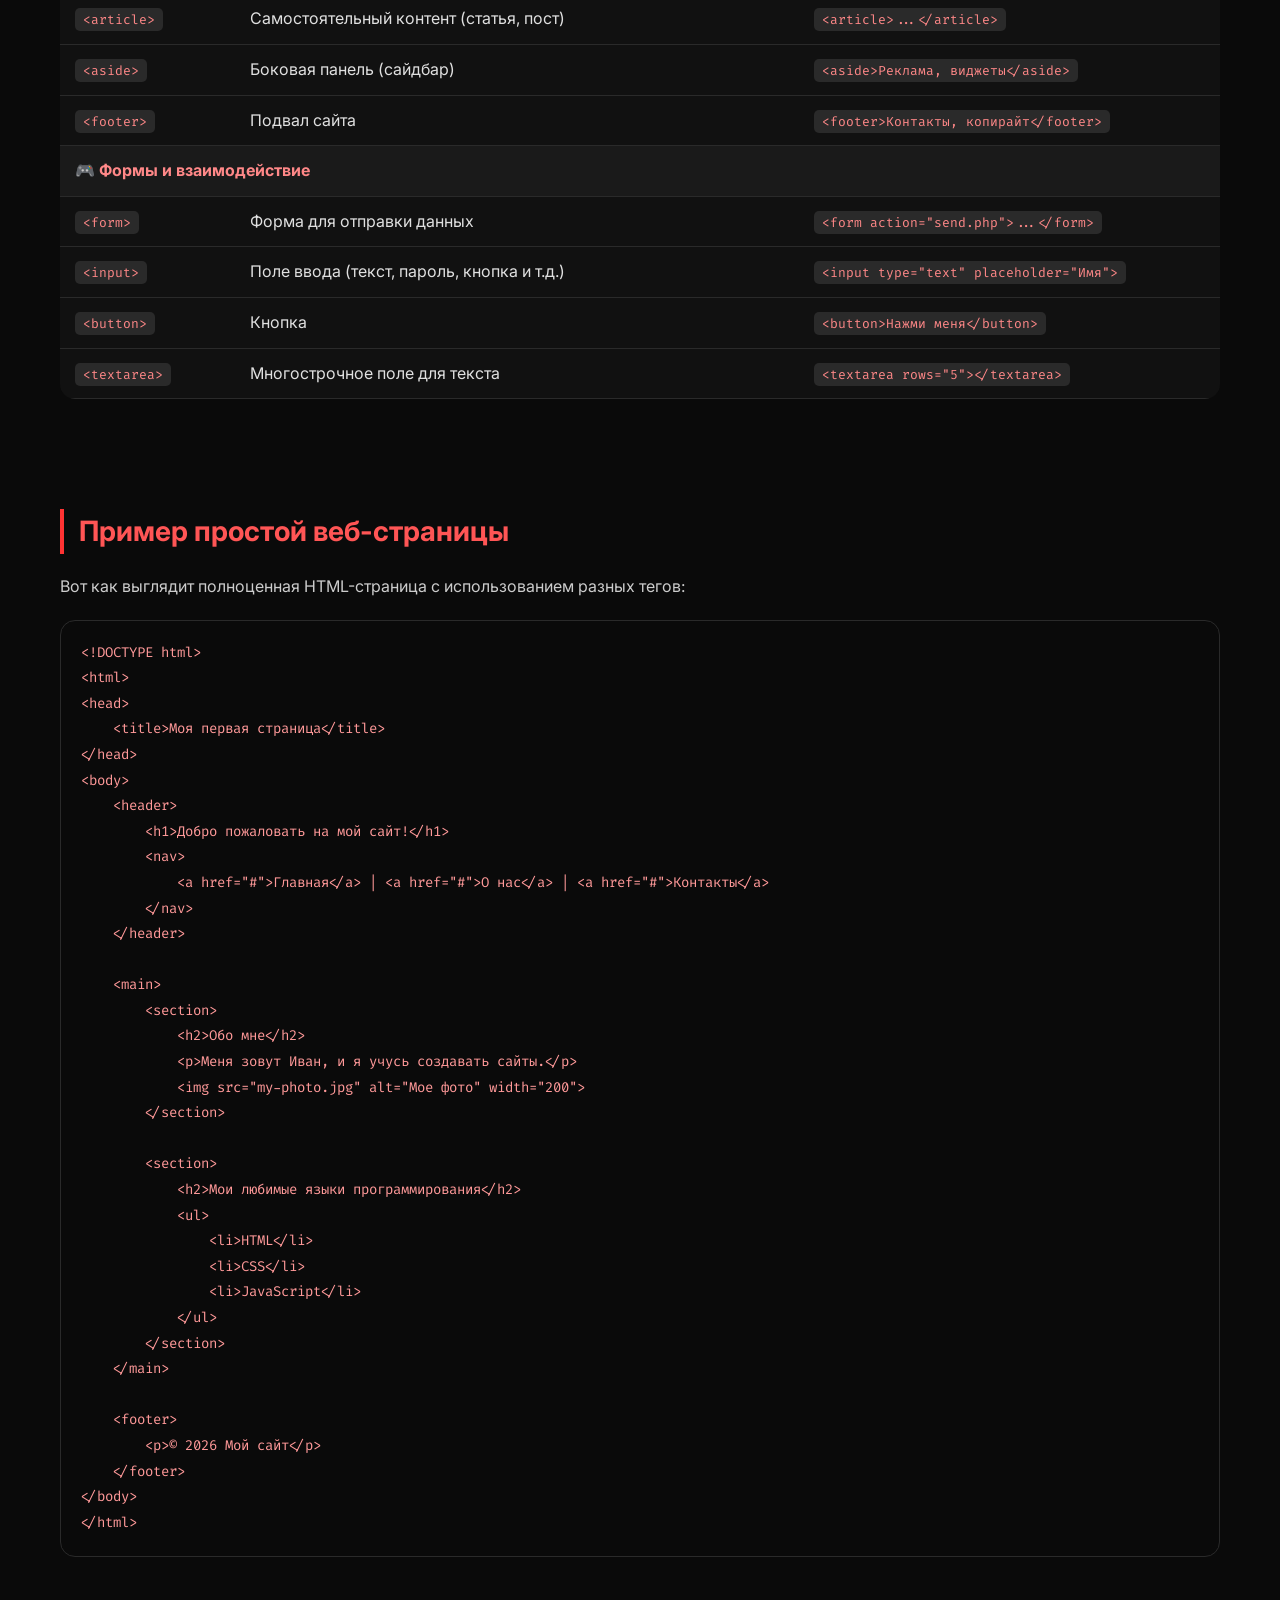
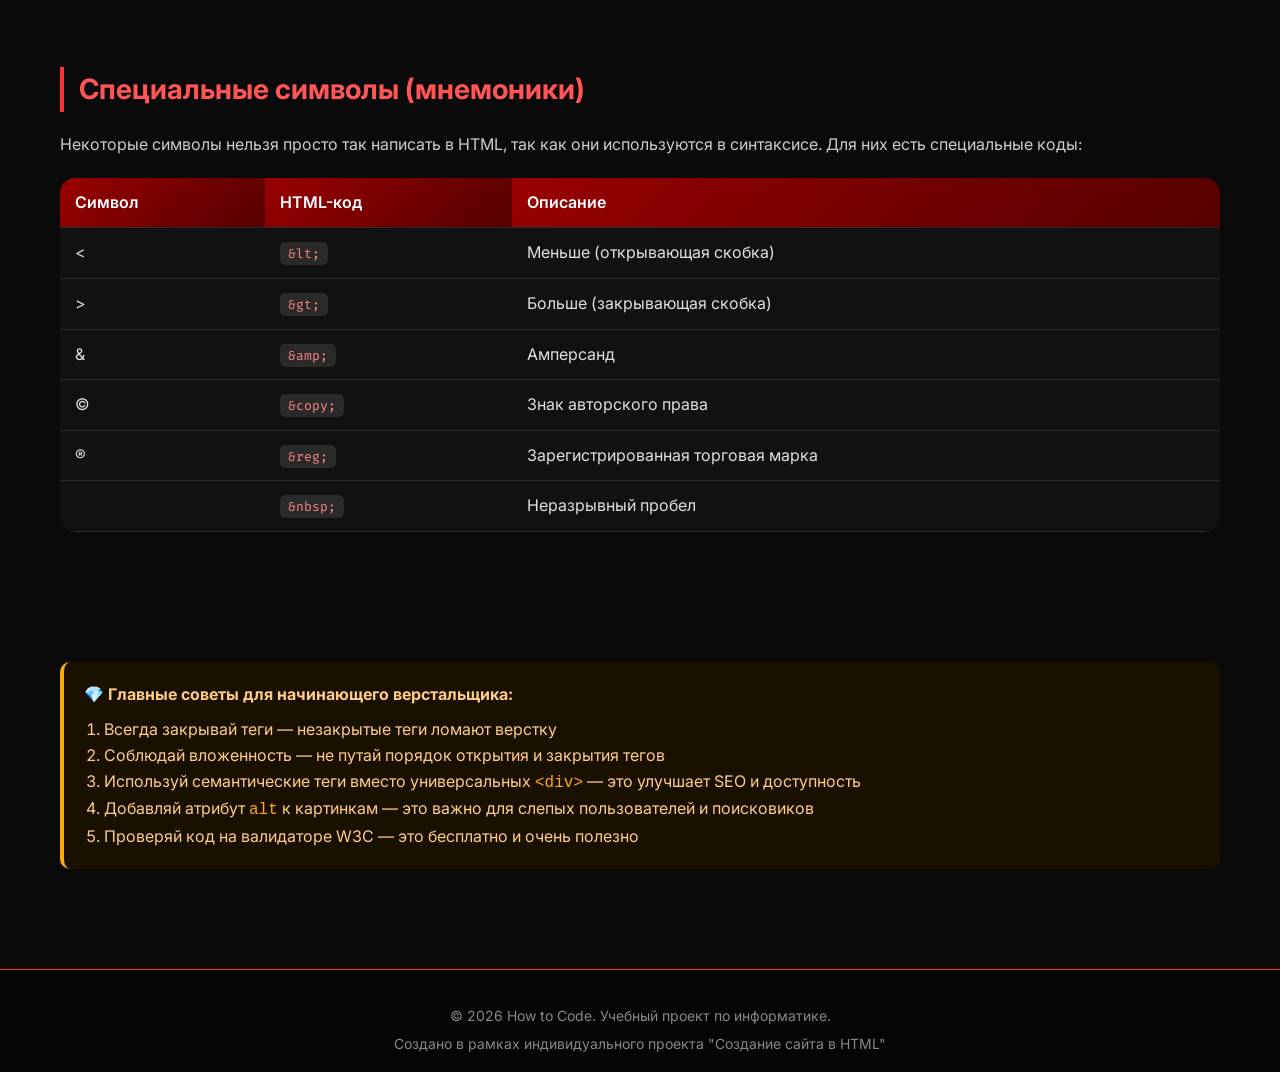
<file: html-basics.html>
<!DOCTYPE html>
<html lang="ru">
<head>
    <meta charset="UTF-8">
    <meta name="viewport" content="width=device-width, initial-scale=1.0">
    <title>Основы HTML — How to Code</title>
    <link rel="stylesheet" href="css/style.css">
    <link href="https://fonts.googleapis.com/css2?family=Inter:wght@300;400;500;600;700;800&family=Fira+Code:wght@400;500;600&display=swap" rel="stylesheet">
</head>
<body>
    <header>
        <div class="container">
            <div class="logo">
                <span class="logo-code">&lt;/&gt;</span>
                <span class="logo-text">How to Code</span>
            </div>
            <nav>
                <ul>
                    <li><a href="index.html">Главная</a></li>
                    <li><a href="html-basics.html" class="active">Основы HTML</a></li>
                    <li><a href="css-basics.html">Основы CSS</a></li>
                    <li><a href="resources.html">Ресурсы</a></li>
                </ul>
            </nav>
        </div>
    </header>

    <main>
        <div class="container">
            <div class="page-header">
                <h1>Язык разметки <span class="highlight">HTML</span></h1>
                <p class="page-subtitle">Скелет любого сайта. Изучи основы за 10 минут.</p>
            </div>

            <!-- ===== ЧАСТЬ 1: ВВЕДЕНИЕ ===== -->
            <section class="content-section">
                <h2>Что такое HTML?</h2>
                <p><strong>HTML (HyperText Markup Language)</strong> — это язык гипертекстовой разметки. Он отвечает за <strong>структуру</strong> веб-страницы: где будет заголовок, где абзац, где картинка, а где ссылка.</p>
                <p>Представь себе дом: HTML — это его каркас (стены, окна, двери), а CSS — это ремонт и дизайн (обои, краска, мебель). Без каркаса дизайн просто не на чем держать.</p>
                <div class="info-box">
                    <strong>📖 Интересный факт:</strong> HTML был создан в 1991 году Тимом Бернерсом-Ли. Первая версия имела всего 18 тегов. Сегодня в HTML5 их более 100!
                </div>
            </section>

            <!-- ===== ЧАСТЬ 2: СТРУКТУРА ДОКУМЕНТА ===== -->
            <section class="content-section">
                <h2>Базовая структура HTML-документа</h2>
                <p>Любой HTML-файл начинается с этой "скелетной" разметки:</p>
                <div class="code-block">
                    <pre><code>&lt;!DOCTYPE html&gt;
&lt;html lang="ru"&gt;
&lt;head&gt;
    &lt;meta charset="UTF-8"&gt;
    &lt;meta name="viewport" content="width=device-width, initial-scale=1.0"&gt;
    &lt;title&gt;Мой первый сайт&lt;/title&gt;
&lt;/head&gt;
&lt;body&gt;
    &lt;h1&gt;Привет, мир!&lt;/h1&gt;
    &lt;p&gt;Это мой первый сайт.&lt;/p&gt;
&lt;/body&gt;
&lt;/html&gt;</code></pre>
                </div>
                <div class="info-box">
                    <strong>💡 Что здесь происходит?</strong>
                    <ul>
                        <li><code>&lt;!DOCTYPE html&gt;</code> — говорит браузеру, что это HTML5</li>
                        <li><code>&lt;html&gt;</code> — корневой элемент всей страницы</li>
                        <li><code>&lt;head&gt;</code> — служебная информация (не видна на странице)</li>
                        <li><code>&lt;meta charset="UTF-8"&gt;</code> — поддержка русских букв и спецсимволов</li>
                        <li><code>&lt;title&gt;</code> — заголовок вкладки браузера</li>
                        <li><code>&lt;body&gt;</code> — всё, что внутри, видит пользователь</li>
                    </ul>
                </div>
            </section>

            <!-- ===== ЧАСТЬ 3: ТЕГИ И АТРИБУТЫ ===== -->
            <section class="content-section">
                <h2>Теги и атрибуты</h2>
                <p><strong>Тег</strong> — это специальная команда, заключенная в угловые скобки. Большинство тегов парные (есть открывающий и закрывающий). <strong>Атрибуты</strong> — это дополнительные параметры тегов, которые уточняют их поведение.</p>
                <div class="code-block">
                    <pre><code>&lt;тег атрибут="значение"&gt;содержимое&lt;/тег&gt;

&lt;a href="https://google.com" target="_blank"&gt;Ссылка на Google&lt;/a&gt;
&lt;img src="photo.jpg" alt="Мое фото" width="300"&gt;</code></pre>
                </div>
                <div class="tip-box">
                    <strong>🔥 Важно:</strong> Некоторые теги являются одиночными (не имеют закрывающей части): <code>&lt;img&gt;</code>, <code>&lt;br&gt;</code> (перенос строки), <code>&lt;hr&gt;</code> (горизонтальная линия).
                </div>
            </section>

            <!-- ===== ЧАСТЬ 4: ОСНОВНЫЕ ТЕГИ (РАСШИРЕННАЯ ТАБЛИЦА) ===== -->
            <section class="content-section">
                <h2>Основные теги HTML</h2>
                <p>Вот таблица самых важных тегов, которые нужно знать новичку:</p>
                <div class="table-wrapper">
                    <table class="tag-table">
                        <thead>
                            <tr><th>Тег</th><th>Назначение</th><th>Пример</th></tr>
                        </thead>
                        <tbody>
                            <tr class="table-section"><td colspan="3"><strong>📌 Текстовые элементы</strong></td></tr>
                            <tr><td><code>&lt;h1&gt;...&lt;/h6&gt;</code></td><td>Заголовки (от самого важного до самого маленького)</td><td><code>&lt;h1&gt;Заголовок сайта&lt;/h1&gt;</code></td></tr>
                            <tr><td><code>&lt;p&gt;</code></td><td>Абзац текста</td><td><code>&lt;p&gt;Это абзац.&lt;/p&gt;</code></td></tr>
                            <tr><td><code>&lt;br&gt;</code></td><td>Перенос строки (без отступа)</td><td><code>Строка 1&lt;br&gt;Строка 2</code></td></tr>
                            <tr><td><code>&lt;hr&gt;</code></td><td>Горизонтальная разделительная линия</td><td><code>&lt;hr&gt;</code></td></tr>
                            
                            <tr class="table-section"><td colspan="3"><strong>🔗 Ссылки и изображения</strong></td></tr>
                            <tr><td><code>&lt;a&gt;</code></td><td>Ссылка</td><td><code>&lt;a href="page.html"&gt;Текст ссылки&lt;/a&gt;</code></td></tr>
                            <tr><td><code>&lt;img&gt;</code></td><td>Изображение</td><td><code>&lt;img src="photo.jpg" alt="Описание"&gt;</code></td></tr>
                            
                            <tr class="table-section"><td colspan="3"><strong>📋 Списки</strong></td></tr>
                            <tr><td><code>&lt;ul&gt;</code></td><td>Маркированный список (с точками)</td><td><code>&lt;ul&gt;&lt;li&gt;Пункт 1&lt;/li&gt;&lt;/ul&gt;</code></td></tr>
                            <tr><td><code>&lt;ol&gt;</code></td><td>Нумерованный список (с цифрами)</td><td><code>&lt;ol&gt;&lt;li&gt;Пункт 1&lt;/li&gt;&lt;/ol&gt;</code></td></tr>
                            <tr><td><code>&lt;li&gt;</code></td><td>Элемент списка</td><td><code>&lt;li&gt;Текст пункта&lt;/li&gt;</code></td></tr>
                            
                            <tr class="table-section"><td colspan="3"><strong>📦 Контейнеры и структура</strong></td></tr>
                            <tr><td><code>&lt;div&gt;</code></td><td>Универсальный блочный контейнер</td><td><code>&lt;div class="wrapper"&gt;...&lt;/div&gt;</code></td></tr>
                            <tr><td><code>&lt;span&gt;</code></td><td>Универсальный строчный контейнер</td><td><code>&lt;span class="bold"&gt;Текст&lt;/span&gt;</code></td></tr>
                            
                            <tr class="table-section"><td colspan="3"><strong>🏗️ Семантические теги (HTML5)</strong></td></tr>
                            <tr><td><code>&lt;header&gt;</code></td><td>Шапка сайта</td><td><code>&lt;header&gt;Логотип + меню&lt;/header&gt;</code></td></tr>
                            <tr><td><code>&lt;nav&gt;</code></td><td>Навигационное меню</td><td><code>&lt;nav&gt;&lt;a href="/"&gt;Главная&lt;/a&gt;&lt;/nav&gt;</code></td></tr>
                            <tr><td><code>&lt;main&gt;</code></td><td>Основное содержание страницы</td><td><code>&lt;main&gt;...&lt;/main&gt;</code></td></tr>
                            <tr><td><code>&lt;section&gt;</code></td><td>Логический раздел страницы</td><td><code>&lt;section&gt;Блок с новостями&lt;/section&gt;</code></td></tr>
                            <tr><td><code>&lt;article&gt;</code></td><td>Самостоятельный контент (статья, пост)</td><td><code>&lt;article&gt;...&lt;/article&gt;</code></td></tr>
                            <tr><td><code>&lt;aside&gt;</code></td><td>Боковая панель (сайдбар)</td><td><code>&lt;aside&gt;Реклама, виджеты&lt;/aside&gt;</code></td></tr>
                            <tr><td><code>&lt;footer&gt;</code></td><td>Подвал сайта</td><td><code>&lt;footer&gt;Контакты, копирайт&lt;/footer&gt;</code></td></tr>
                            
                            <tr class="table-section"><td colspan="3"><strong>🎮 Формы и взаимодействие</strong></td></tr>
                            <tr><td><code>&lt;form&gt;</code></td><td>Форма для отправки данных</td><td><code>&lt;form action="send.php"&gt;...&lt;/form&gt;</code></td></tr>
                            <tr><td><code>&lt;input&gt;</code></td><td>Поле ввода (текст, пароль, кнопка и т.д.)</td><td><code>&lt;input type="text" placeholder="Имя"&gt;</code></td></tr>
                            <tr><td><code>&lt;button&gt;</code></td><td>Кнопка</td><td><code>&lt;button&gt;Нажми меня&lt;/button&gt;</code></td></tr>
                            <tr><td><code>&lt;textarea&gt;</code></td><td>Многострочное поле для текста</td><td><code>&lt;textarea rows="5"&gt;&lt;/textarea&gt;</code></td></tr>
                        </tbody>
                    </table>
                </div>
            </section>

            <!-- ===== ЧАСТЬ 5: ПРИМЕР ПРОСТОЙ СТРАНИЦЫ ===== -->
            <section class="content-section">
                <h2>Пример простой веб-страницы</h2>
                <p>Вот как выглядит полноценная HTML-страница с использованием разных тегов:</p>
                <div class="code-block">
                    <pre><code>&lt;!DOCTYPE html&gt;
&lt;html&gt;
&lt;head&gt;
    &lt;title&gt;Моя первая страница&lt;/title&gt;
&lt;/head&gt;
&lt;body&gt;
    &lt;header&gt;
        &lt;h1&gt;Добро пожаловать на мой сайт!&lt;/h1&gt;
        &lt;nav&gt;
            &lt;a href="#"&gt;Главная&lt;/a&gt; | &lt;a href="#"&gt;О нас&lt;/a&gt; | &lt;a href="#"&gt;Контакты&lt;/a&gt;
        &lt;/nav&gt;
    &lt;/header&gt;
    
    &lt;main&gt;
        &lt;section&gt;
            &lt;h2&gt;Обо мне&lt;/h2&gt;
            &lt;p&gt;Меня зовут Иван, и я учусь создавать сайты.&lt;/p&gt;
            &lt;img src="my-photo.jpg" alt="Мое фото" width="200"&gt;
        &lt;/section&gt;
        
        &lt;section&gt;
            &lt;h2&gt;Мои любимые языки программирования&lt;/h2&gt;
            &lt;ul&gt;
                &lt;li&gt;HTML&lt;/li&gt;
                &lt;li&gt;CSS&lt;/li&gt;
                &lt;li&gt;JavaScript&lt;/li&gt;
            &lt;/ul&gt;
        &lt;/section&gt;
    &lt;/main&gt;
    
    &lt;footer&gt;
        &lt;p&gt;© 2026 Мой сайт&lt;/p&gt;
    &lt;/footer&gt;
&lt;/body&gt;
&lt;/html&gt;</code></pre>
                </div>
            </section>

            <!-- ===== ЧАСТЬ 6: СПЕЦИАЛЬНЫЕ СИМВОЛЫ ===== -->
            <section class="content-section">
                <h2>Специальные символы (мнемоники)</h2>
                <p>Некоторые символы нельзя просто так написать в HTML, так как они используются в синтаксисе. Для них есть специальные коды:</p>
                <div class="table-wrapper">
                    <table class="tag-table">
                        <thead><tr><th>Символ</th><th>HTML-код</th><th>Описание</th></tr></thead>
                        <tbody>
                            <tr><td>&lt;</td><td><code>&amp;lt;</code></td><td>Меньше (открывающая скобка)</td></tr>
                            <tr><td>&gt;</td><td><code>&amp;gt;</code></td><td>Больше (закрывающая скобка)</td></tr>
                            <tr><td>&amp;</td><td><code>&amp;amp;</code></td><td>Амперсанд</td></tr>
                            <tr><td>&copy;</td><td><code>&amp;copy;</code></td><td>Знак авторского права</td></tr>
                            <tr><td>&reg;</td><td><code>&amp;reg;</code></td><td>Зарегистрированная торговая марка</td></tr>
                            <tr><td>&nbsp;</td><td><code>&amp;nbsp;</code></td><td>Неразрывный пробел</td></tr>
                        </tbody>
                    </table>
                </div>
            </section>

            <!-- ===== ЧАСТЬ 7: СОВЕТЫ ПО ВЕРСТКЕ ===== -->
            <section class="content-section">
                <div class="tip-box">
                    <strong>💎 Главные советы для начинающего верстальщика:</strong>
                    <ol style="margin-top: 10px; margin-left: 20px;">
                        <li>Всегда закрывай теги — незакрытые теги ломают верстку</li>
                        <li>Соблюдай вложенность — не путай порядок открытия и закрытия тегов</li>
                        <li>Используй семантические теги вместо универсальных <code>&lt;div&gt;</code> — это улучшает SEO и доступность</li>
                        <li>Добавляй атрибут <code>alt</code> к картинкам — это важно для слепых пользователей и поисковиков</li>
                        <li>Проверяй код на валидаторе W3C — это бесплатно и очень полезно</li>
                    </ol>
                </div>
            </section>
        </div>
    </main>

    <footer>
        <div class="container">
            <p>© 2026 How to Code. Учебный проект по информатике.</p>
            <p>Создано в рамках индивидуального проекта "Создание сайта в HTML"</p>
        </div>
    </footer>
</body>
</html>
</file>
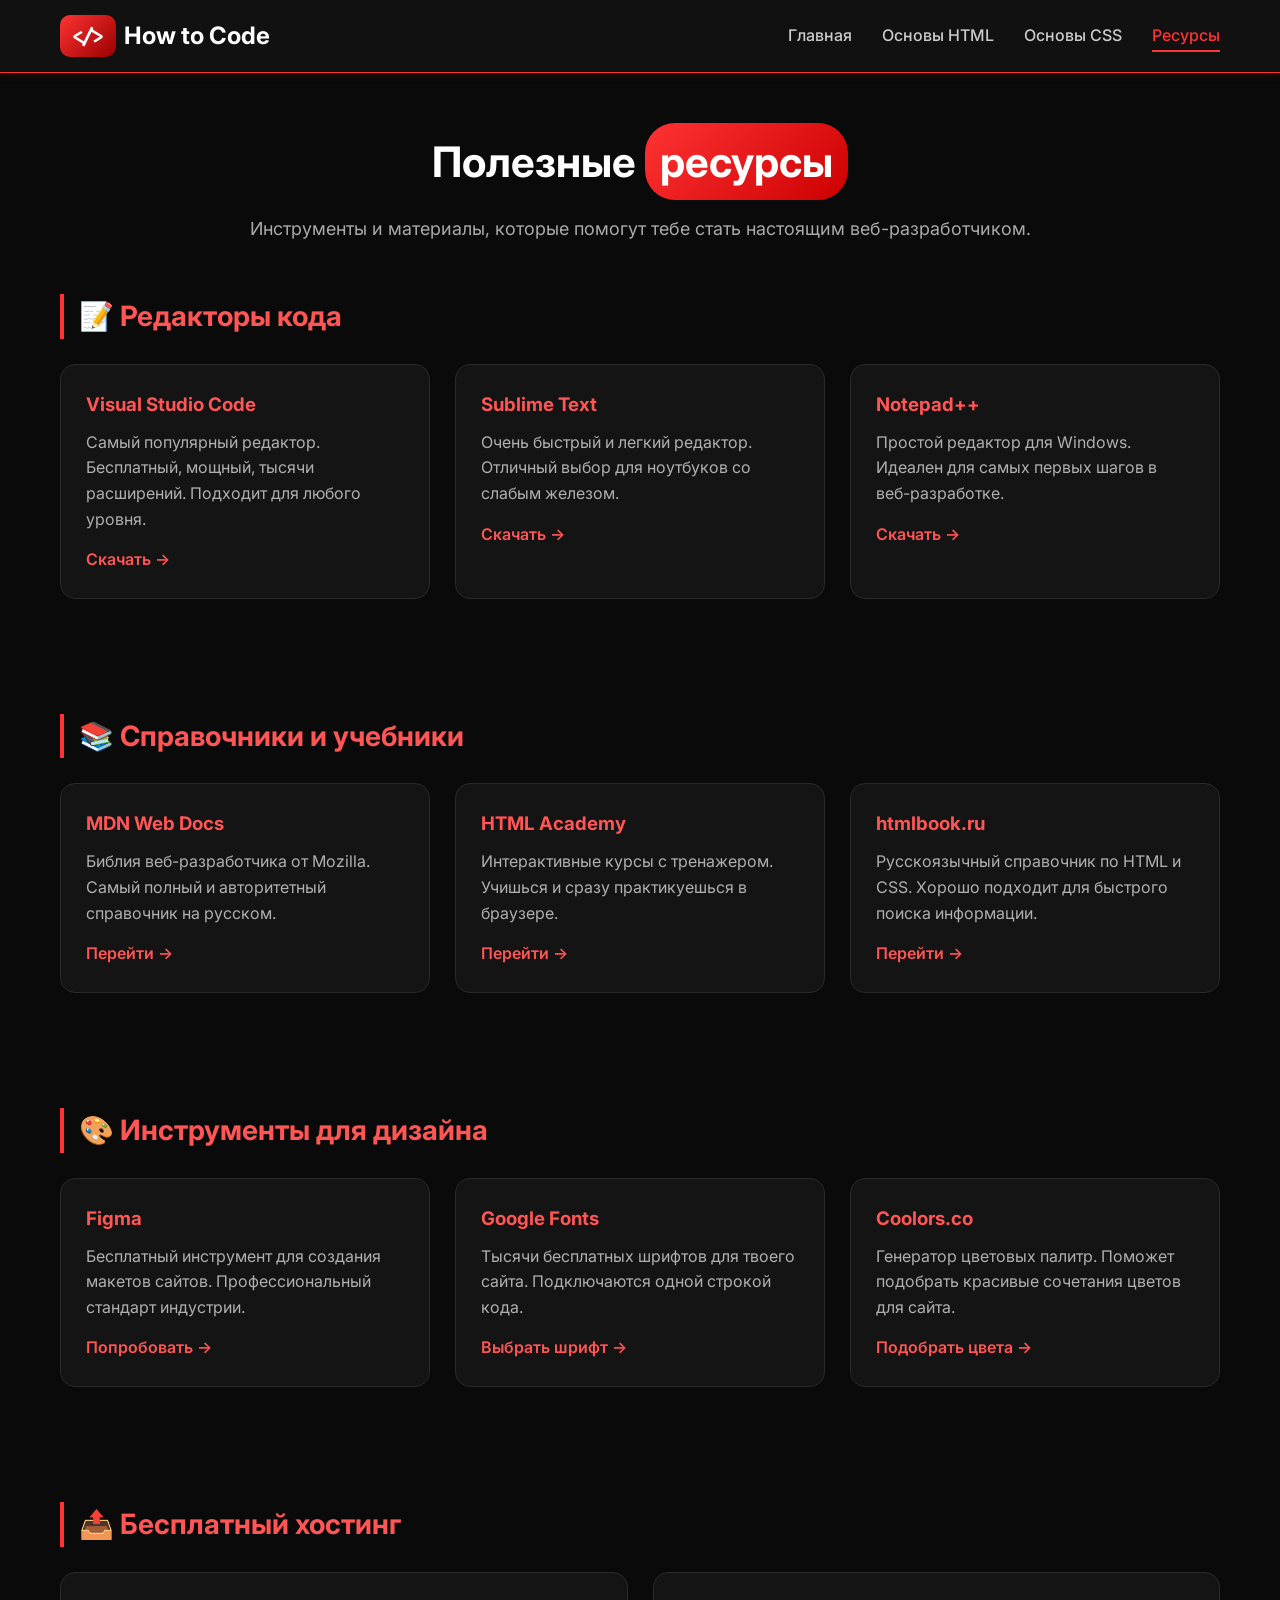
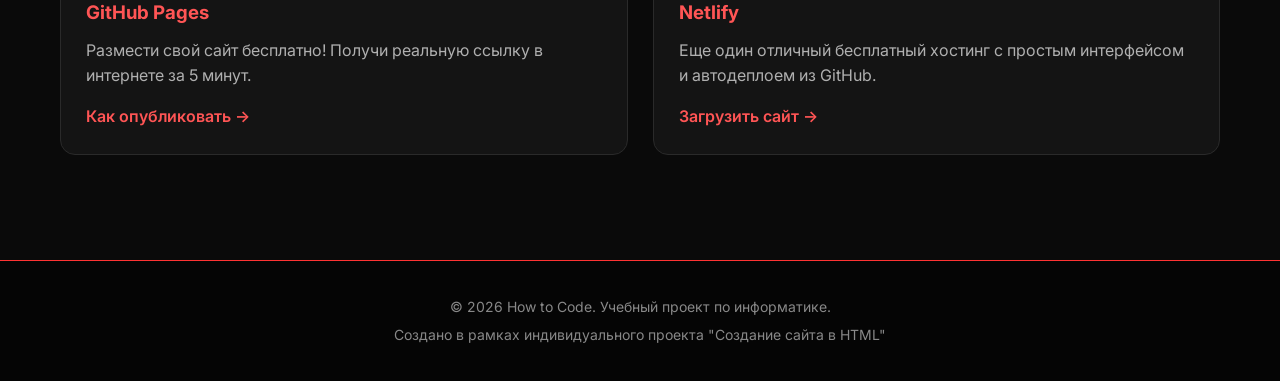
<file: resources.html>
<!DOCTYPE html>
<html lang="ru">
<head>
    <meta charset="UTF-8">
    <meta name="viewport" content="width=device-width, initial-scale=1.0">
    <title>Полезные ресурсы — How to Code</title>
    <link rel="stylesheet" href="css/style.css">
    <link href="https://fonts.googleapis.com/css2?family=Inter:wght@300;400;500;600;700;800&family=Fira+Code:wght@400;500;600&display=swap" rel="stylesheet">
</head>
<body>
    <header>
        <div class="container">
            <div class="logo">
                <span class="logo-code">&lt;/&gt;</span>
                <span class="logo-text">How to Code</span>
            </div>
            <nav>
                <ul>
                    <li><a href="index.html">Главная</a></li>
                    <li><a href="html-basics.html">Основы HTML</a></li>
                    <li><a href="css-basics.html">Основы CSS</a></li>
                    <li><a href="resources.html" class="active">Ресурсы</a></li>
                </ul>
            </nav>
        </div>
    </header>

    <main>
        <div class="container">
            <div class="page-header">
                <h1>Полезные <span class="highlight">ресурсы</span></h1>
                <p class="page-subtitle">Инструменты и материалы, которые помогут тебе стать настоящим веб-разработчиком.</p>
            </div>

            <section class="content-section">
                <h2>📝 Редакторы кода</h2>
                <div class="resources-grid">
                    <div class="resource-card">
                        <h3>Visual Studio Code</h3>
                        <p>Самый популярный редактор. Бесплатный, мощный, тысячи расширений. Подходит для любого уровня.</p>
                        <a href="https://code.visualstudio.com" class="resource-link" target="_blank">Скачать →</a>
                    </div>
                    <div class="resource-card">
                        <h3>Sublime Text</h3>
                        <p>Очень быстрый и легкий редактор. Отличный выбор для ноутбуков со слабым железом.</p>
                        <a href="https://www.sublimetext.com" class="resource-link" target="_blank">Скачать →</a>
                    </div>
                    <div class="resource-card">
                        <h3>Notepad++</h3>
                        <p>Простой редактор для Windows. Идеален для самых первых шагов в веб-разработке.</p>
                        <a href="https://notepad-plus-plus.org" class="resource-link" target="_blank">Скачать →</a>
                    </div>
                </div>
            </section>

            <section class="content-section">
                <h2>📚 Справочники и учебники</h2>
                <div class="resources-grid">
                    <div class="resource-card">
                        <h3>MDN Web Docs</h3>
                        <p>Библия веб-разработчика от Mozilla. Самый полный и авторитетный справочник на русском.</p>
                        <a href="https://developer.mozilla.org/ru/" class="resource-link" target="_blank">Перейти →</a>
                    </div>
                    <div class="resource-card">
                        <h3>HTML Academy</h3>
                        <p>Интерактивные курсы с тренажером. Учишься и сразу практикуешься в браузере.</p>
                        <a href="https://htmlacademy.ru" class="resource-link" target="_blank">Перейти →</a>
                    </div>
                    <div class="resource-card">
                        <h3>htmlbook.ru</h3>
                        <p>Русскоязычный справочник по HTML и CSS. Хорошо подходит для быстрого поиска информации.</p>
                        <a href="http://htmlbook.ru" class="resource-link" target="_blank">Перейти →</a>
                    </div>
                </div>
            </section>

            <section class="content-section">
                <h2>🎨 Инструменты для дизайна</h2>
                <div class="resources-grid">
                    <div class="resource-card">
                        <h3>Figma</h3>
                        <p>Бесплатный инструмент для создания макетов сайтов. Профессиональный стандарт индустрии.</p>
                        <a href="https://www.figma.com" class="resource-link" target="_blank">Попробовать →</a>
                    </div>
                    <div class="resource-card">
                        <h3>Google Fonts</h3>
                        <p>Тысячи бесплатных шрифтов для твоего сайта. Подключаются одной строкой кода.</p>
                        <a href="https://fonts.google.com" class="resource-link" target="_blank">Выбрать шрифт →</a>
                    </div>
                    <div class="resource-card">
                        <h3>Coolors.co</h3>
                        <p>Генератор цветовых палитр. Поможет подобрать красивые сочетания цветов для сайта.</p>
                        <a href="https://coolors.co" class="resource-link" target="_blank">Подобрать цвета →</a>
                    </div>
                </div>
            </section>

            <section class="content-section">
                <h2>📤 Бесплатный хостинг</h2>
                <div class="resources-grid">
                    <div class="resource-card">
                        <h3>GitHub Pages</h3>
                        <p>Размести свой сайт бесплатно! Получи реальную ссылку в интернете за 5 минут.</p>
                        <a href="https://pages.github.com" class="resource-link" target="_blank">Как опубликовать →</a>
                    </div>
                    <div class="resource-card">
                        <h3>Netlify</h3>
                        <p>Еще один отличный бесплатный хостинг с простым интерфейсом и автодеплоем из GitHub.</p>
                        <a href="https://www.netlify.com" class="resource-link" target="_blank">Загрузить сайт →</a>
                    </div>
                </div>
            </section>
        </div>
    </main>

    <footer>
        <div class="container">
            <p>© 2026 How to Code. Учебный проект по информатике.</p>
            <p>Создано в рамках индивидуального проекта "Создание сайта в HTML"</p>
        </div>
    </footer>
</body>
</html>
</file>
<file: css/style.css>
/* ========================================
   ТЕМНАЯ ТЕМА С КРАСНЫМ ГРАДИЕНТОМ
   ======================================== */

* {
    margin: 0;
    padding: 0;
    box-sizing: border-box;
}

body {
    font-family: 'Inter', sans-serif;
    font-size: 16px;
    line-height: 1.6;
    background-color: #0a0a0a;
    color: #e0e0e0;
}

.container {
    max-width: 1200px;
    margin: 0 auto;
    padding: 0 20px;
}

/* ========================================
   ШАПКА И НАВИГАЦИЯ
   ======================================== */

header {
    background-color: #111111;
    border-bottom: 1px solid #ff3333;
    position: sticky;
    top: 0;
    z-index: 100;
    box-shadow: 0 2px 10px rgba(255, 0, 0, 0.1);
}

header .container {
    display: flex;
    justify-content: space-between;
    align-items: center;
    padding: 15px 20px;
}

.logo {
    display: flex;
    align-items: center;
    gap: 8px;
    font-size: 24px;
    font-weight: 700;
}

.logo-code {
    background: linear-gradient(135deg, #ff3333 0%, #990000 100%);
    color: white;
    padding: 5px 10px;
    border-radius: 10px;
    font-family: 'Fira Code', monospace;
    font-size: 20px;
}

.logo-text {
    color: #ffffff;
}

nav ul {
    display: flex;
    list-style: none;
    gap: 30px;
}

nav a {
    text-decoration: none;
    color: #cccccc;
    font-weight: 500;
    transition: color 0.3s ease;
}

nav a:hover {
    color: #ff5555;
}

nav a.active {
    color: #ff3333;
    border-bottom: 2px solid #ff3333;
    padding-bottom: 5px;
}

/* ========================================
   ГЛАВНАЯ СТРАНИЦА (HERO + ADVANTAGES)
   ======================================== */

.hero {
    background: linear-gradient(135deg, #1a0000 0%, #330000 50%, #1a0000 100%);
    color: white;
    text-align: center;
    padding: 80px 20px;
    border-radius: 0 0 30px 30px;
    border-bottom: 2px solid #ff3333;
}

.hero-title {
    font-size: 48px;
    font-weight: 800;
    margin-bottom: 20px;
}

.highlight {
    background: linear-gradient(135deg, #ff3333, #cc0000);
    padding: 5px 15px;
    border-radius: 30px;
    display: inline-block;
    color: white;
}

.hero-subtitle {
    font-size: 20px;
    margin-bottom: 30px;
    opacity: 0.9;
    color: #dddddd;
}

.btn {
    display: inline-block;
    padding: 12px 30px;
    border-radius: 50px;
    text-decoration: none;
    font-weight: 600;
    transition: all 0.3s ease;
}

.btn-primary {
    background: linear-gradient(135deg, #ff3333, #cc0000);
    color: white;
    border: 1px solid #ff6666;
}

.btn-primary:hover {
    transform: translateY(-3px);
    box-shadow: 0 10px 20px rgba(255, 0, 0, 0.3);
    background: linear-gradient(135deg, #ff5555, #dd0000);
}

.advantages {
    padding: 60px 0;
}

.section-title {
    text-align: center;
    font-size: 32px;
    margin-bottom: 50px;
    color: #ffffff;
}

.cards {
    display: flex;
    gap: 30px;
    justify-content: center;
    flex-wrap: wrap;
}

.card {
    background: #141414;
    padding: 30px;
    border-radius: 20px;
    text-align: center;
    flex: 1;
    min-width: 250px;
    transition: transform 0.3s ease, box-shadow 0.3s ease;
    border: 1px solid #2a2a2a;
}

.card:hover {
    transform: translateY(-10px);
    box-shadow: 0 15px 30px rgba(255, 0, 0, 0.15);
    border-color: #ff3333;
}

.card-icon {
    font-size: 48px;
    margin-bottom: 20px;
}

.card-title {
    font-size: 22px;
    margin-bottom: 15px;
    color: #ff5555;
}

.card-text {
    color: #b0b0b0;
}

.quote-section {
    background: #0d0d0d;
    padding: 60px 0;
    margin: 40px 0;
    border-top: 1px solid #ff3333;
    border-bottom: 1px solid #ff3333;
}

.quote-block {
    text-align: center;
    max-width: 700px;
    margin: 0 auto;
}

.quote-text {
    font-size: 24px;
    font-style: italic;
    margin-bottom: 15px;
    color: #ffffff;
}

.quote-author {
    font-size: 16px;
    color: #ff8888;
}

/* ========================================
   ВНУТРЕННИЕ СТРАНИЦЫ (HTML, CSS, RESOURCES)
   ======================================== */

.page-header {
    text-align: center;
    padding: 50px 0 30px;
}

.page-header h1 {
    font-size: 42px;
    margin-bottom: 15px;
    color: #ffffff;
}

.page-subtitle {
    font-size: 18px;
    color: #aaaaaa;
}

.content-section {
    margin-bottom: 50px;
    padding: 20px 0;
}

.content-section h2 {
    font-size: 28px;
    margin-bottom: 20px;
    color: #ff5555;
    border-left: 4px solid #ff3333;
    padding-left: 15px;
}

.content-section p {
    margin-bottom: 15px;
    color: #cccccc;
}

/* Блоки с кодом */
.code-block {
    background: #0a0a0a;
    border-radius: 15px;
    padding: 20px;
    margin: 20px 0;
    overflow-x: auto;
    border: 1px solid #2a2a2a;
}

.code-block pre {
    margin: 0;
}

.code-block code {
    font-family: 'Fira Code', monospace;
    font-size: 14px;
    color: #ff9999;
    line-height: 1.5;
}

/* Информационные блоки */
.info-box, .tip-box {
    background: #1a1a1a;
    border-left: 4px solid #ff3333;
    padding: 20px;
    border-radius: 10px;
    margin: 20px 0;
}

.info-box {
    background: #1a0a0a;
}

.tip-box {
    background: #1a1000;
    border-left-color: #ffaa00;
    color: #ffcc88;
}

.tip-box code {
    color: #ffaa00;
}

/* Таблицы */
.table-wrapper {
    overflow-x: auto;
    margin: 20px 0;
}

.tag-table {
    width: 100%;
    border-collapse: collapse;
    background: #111111;
    border-radius: 15px;
    overflow: hidden;
}

.tag-table th,
.tag-table td {
    padding: 12px 15px;
    text-align: left;
    border-bottom: 1px solid #2a2a2a;
}

.tag-table th {
    background: linear-gradient(135deg, #990000, #550000);
    color: white;
    font-weight: 600;
}

.tag-table tr:hover {
    background: #1a1a1a;
}

.tag-table code {
    background: #2a2a2a;
    padding: 3px 8px;
    border-radius: 5px;
    font-family: 'Fira Code', monospace;
    font-size: 13px;
    color: #ff8888;
}

.table-section td {
    background: #1a1a1a;
    color: #ff8888;
}

/* Методы подключения CSS (сетка) */
.methods-grid {
    display: grid;
    grid-template-columns: repeat(auto-fit, minmax(280px, 1fr));
    gap: 25px;
    margin: 25px 0;
}

.method-card {
    background: #141414;
    padding: 20px;
    border-radius: 15px;
    transition: transform 0.3s ease;
    border: 1px solid #2a2a2a;
}

.method-card:hover {
    transform: translateY(-5px);
    border-color: #ff3333;
}

.method-card h3 {
    margin-bottom: 10px;
    color: #ff5555;
}

.mini-code {
    background: #0a0a0a;
    color: #ff9999;
    padding: 10px;
    border-radius: 8px;
    font-family: 'Fira Code', monospace;
    font-size: 12px;
    margin: 10px 0;
    overflow-x: auto;
    border: 1px solid #2a2a2a;
}

.method-note {
    font-size: 14px;
    margin-top: 10px;
    color: #aaaaaa;
}

/* Пример ДО и ПОСЛЕ CSS */
.example-before-after {
    display: flex;
    gap: 30px;
    flex-wrap: wrap;
    margin: 25px 0;
}

.example-card {
    flex: 1;
    min-width: 250px;
    background: #141414;
    padding: 20px;
    border-radius: 15px;
    text-align: center;
    border: 1px solid #2a2a2a;
}

.no-css-demo {
    background: #0a0a0a;
    padding: 20px;
    margin: 15px 0;
    border: 1px solid #333333;
    color: #cccccc;
}

.no-css-demo button {
    background: #333333;
    border: none;
    padding: 8px 16px;
    cursor: pointer;
    color: white;
}

.with-css-demo {
    background: linear-gradient(135deg, #2a0a0a, #1a0505);
    padding: 20px;
    margin: 15px 0;
    border-radius: 15px;
    border: 1px solid #ff3333;
}

.demo-btn {
    background: linear-gradient(135deg, #ff3333, #990000);
    color: white;
    border: none;
    padding: 10px 20px;
    border-radius: 25px;
    cursor: pointer;
    transition: transform 0.3s ease;
}

.demo-btn:hover {
    transform: scale(1.05);
    background: linear-gradient(135deg, #ff5555, #bb0000);
}

.example-note {
    font-size: 14px;
    color: #888888;
    margin-top: 10px;
}

/* Сетка ресурсов */
.resources-grid {
    display: grid;
    grid-template-columns: repeat(auto-fit, minmax(280px, 1fr));
    gap: 25px;
    margin: 25px 0;
}

.resource-card {
    background: #141414;
    padding: 25px;
    border-radius: 15px;
    transition: all 0.3s ease;
    border: 1px solid #2a2a2a;
}

.resource-card:hover {
    transform: translateY(-5px);
    box-shadow: 0 10px 25px rgba(255, 0, 0, 0.1);
    border-color: #ff3333;
}

.resource-card h3 {
    margin-bottom: 10px;
    color: #ff5555;
}

.resource-card p {
    margin-bottom: 15px;
    color: #b0b0b0;
}

.resource-link {
    display: inline-block;
    color: #ff5555;
    text-decoration: none;
    font-weight: 600;
}

.resource-link:hover {
    color: #ff8888;
    text-decoration: underline;
}

/* ========================================
   ПОДВАЛ
   ======================================== */

footer {
    background: #050505;
    color: #888888;
    text-align: center;
    padding: 30px 0;
    margin-top: 60px;
    border-top: 1px solid #ff3333;
}

footer p {
    margin: 5px 0;
    font-size: 14px;
}

/* ========================================
   АДАПТИВНОСТЬ (МЕДИА-ЗАПРОСЫ)
   ======================================== */

@media (max-width: 768px) {
    header .container {
        flex-direction: column;
        gap: 15px;
    }
    
    nav ul {
        gap: 20px;
        flex-wrap: wrap;
        justify-content: center;
    }
    
    .hero-title {
        font-size: 32px;
    }
    
    .hero-subtitle {
        font-size: 16px;
    }
    
    .section-title {
        font-size: 28px;
    }
    
    .cards {
        flex-direction: column;
    }
    
    .page-header h1 {
        font-size: 32px;
    }
    
    .content-section h2 {
        font-size: 24px;
    }
    
    .example-before-after {
        flex-direction: column;
    }
    
    .tag-table th,
    .tag-table td {
        padding: 8px 10px;
        font-size: 14px;
    }
}

@media (max-width: 480px) {
    .container {
        padding: 0 15px;
    }
    
    .hero-title {
        font-size: 28px;
    }
    
    .btn {
        padding: 10px 20px;
        font-size: 14px;
    }
    
    .card {
        padding: 20px;
    }
    
    .code-block code {
        font-size: 12px;
    }
}
</file>
